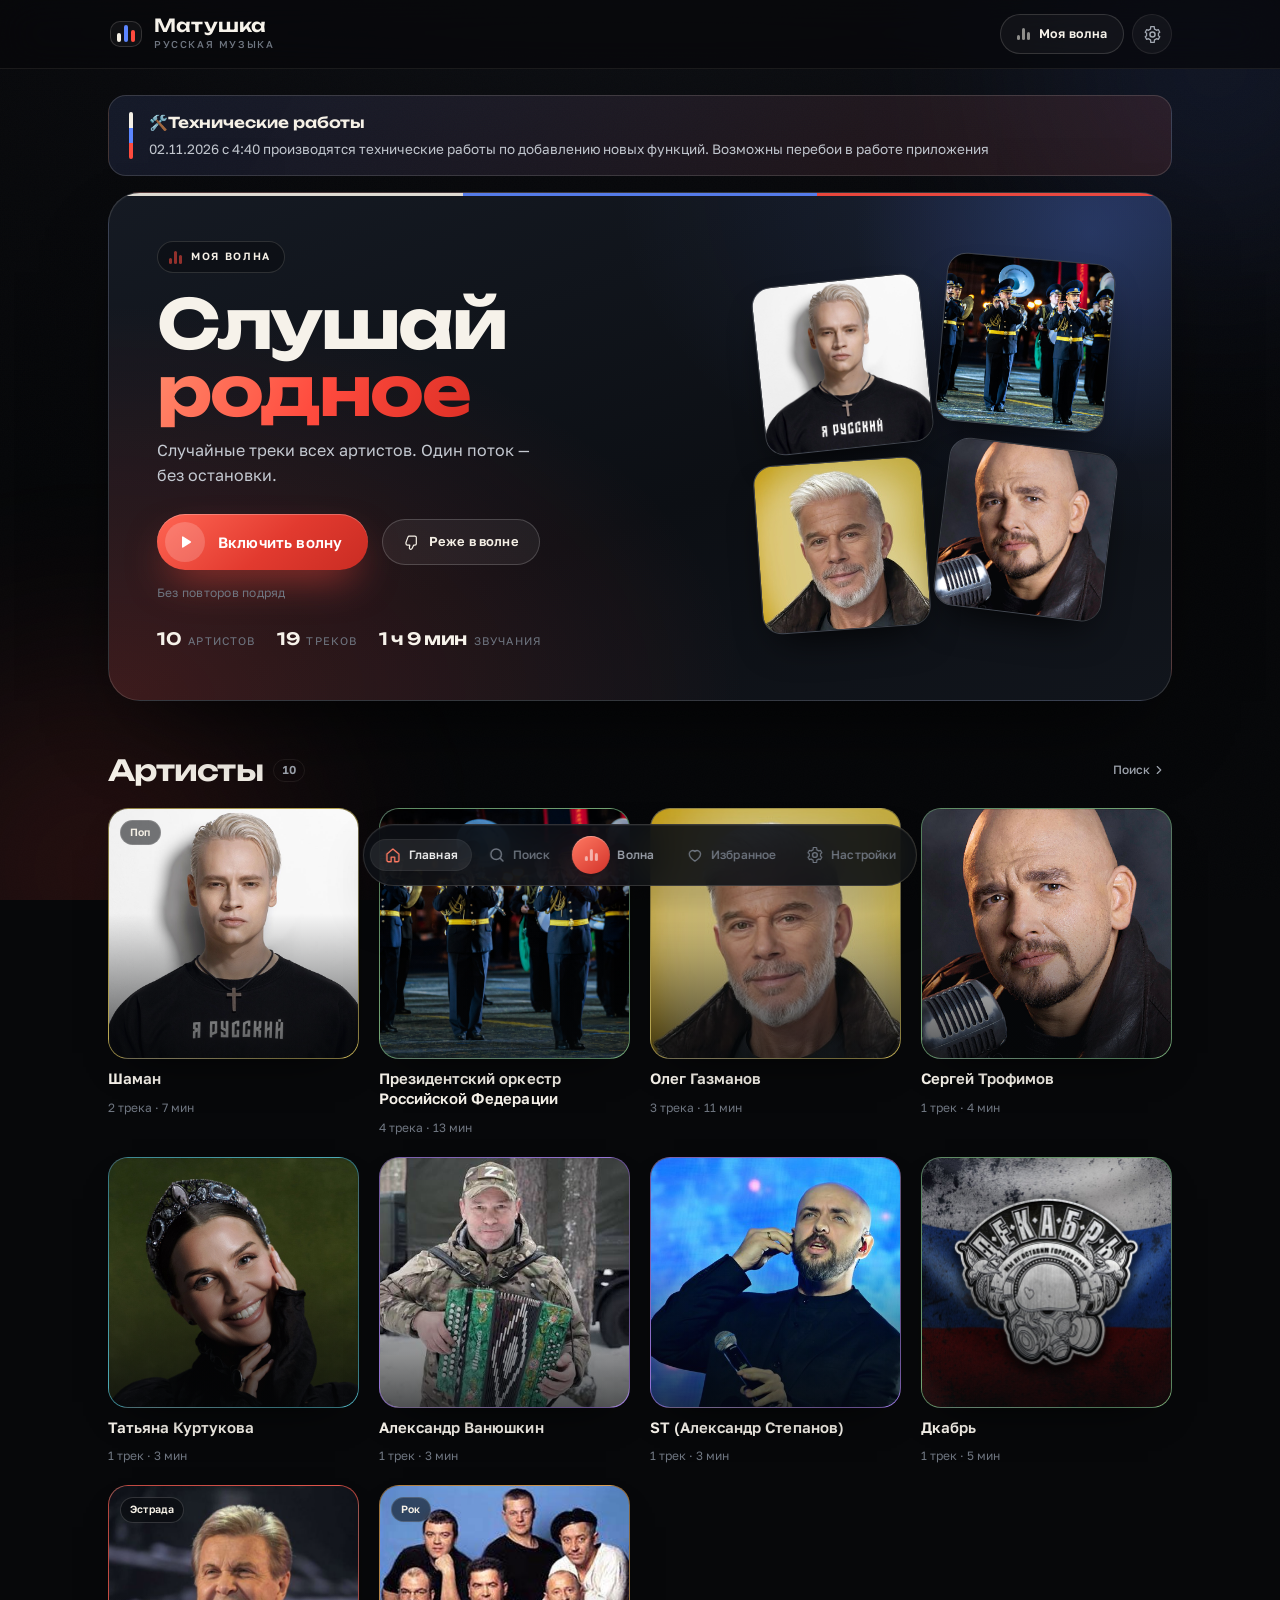
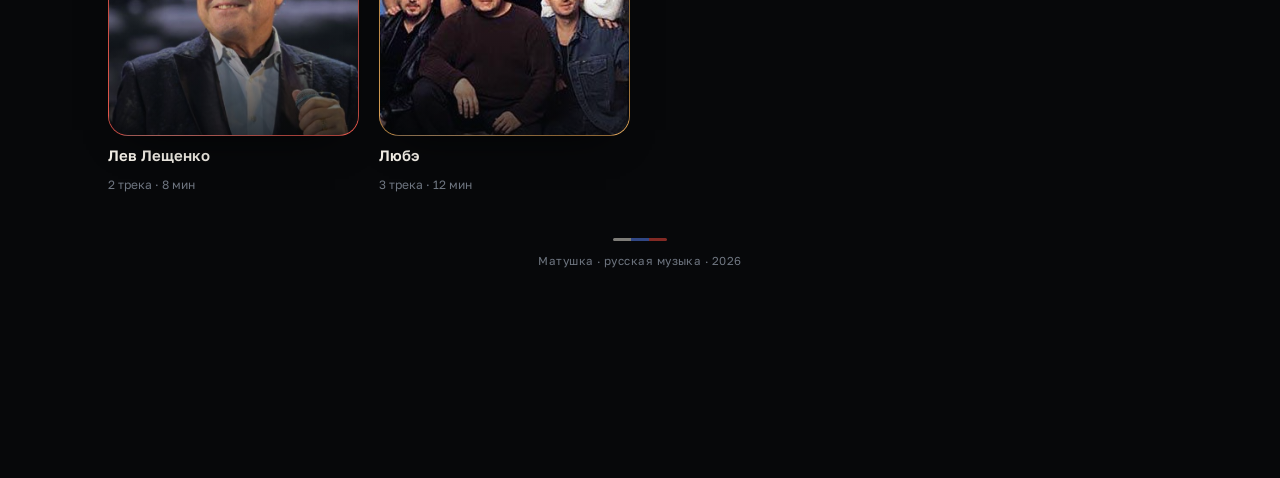
<file: index.html>
<!doctype html>
<html lang="ru">
<head>
  <meta charset="utf-8">
  <meta name="viewport" content="width=device-width, initial-scale=1, viewport-fit=cover">
  <meta name="theme-color" content="#07080a">
  <meta name="color-scheme" content="dark">
  <meta name="description" content="Матушка — национальный музыкальный плеер. Моя волна, артисты и их треки.">
  <meta name="apple-mobile-web-app-capable" content="yes">
  <meta name="mobile-web-app-capable" content="yes">
  <meta name="apple-mobile-web-app-status-bar-style" content="black-translucent">
  <meta name="apple-mobile-web-app-title" content="Матушка">
  <meta name="format-detection" content="telephone=no">
  <title>Матушка — русская музыка</title>

  <link rel="icon" href="img/icon.svg" type="image/svg+xml">
  <link rel="manifest" href="manifest.webmanifest">
  <link rel="apple-touch-icon" href="img/icon.svg">

  <link rel="preconnect" href="https://fonts.googleapis.com">
  <link rel="preconnect" href="https://fonts.gstatic.com" crossorigin>
  <link href="https://fonts.googleapis.com/css2?family=Golos+Text:wght@400;500;600;700&family=Unbounded:wght@500;600;700&display=swap" rel="stylesheet">

  <script>
    // Тема применяется до отрисовки — без вспышки светлого фона.
    (function () {
      try {
        var s = JSON.parse(localStorage.getItem("matushka:settings") || "{}");
        var theme = s.theme === "light"
          ? "light"
          : s.theme === "system"
            ? (window.matchMedia("(prefers-color-scheme: light)").matches ? "light" : "dark")
            : "dark";
        var root = document.documentElement;
        root.dataset.theme = theme;
        root.dataset.accent = s.accent || "red";
        root.dataset.motion = s.motion || "auto";
        root.dataset.density = s.density || "comfortable";
        root.dataset.ambient = s.ambient === false ? "off" : "on";
        root.style.colorScheme = theme;
      } catch (e) {}
    })();
  </script>

  <link rel="stylesheet" href="css/style.css?v=20261108">
</head>
<body>
  <a class="skip-link" href="#view">Перейти к содержимому</a>

  <div class="ambient" aria-hidden="true">
    <span class="ambient__glow ambient__glow--red"></span>
    <span class="ambient__glow ambient__glow--blue"></span>
    <span class="ambient__grain"></span>
  </div>

  <header class="topbar">
    <div class="topbar__inner">
      <a class="brand" href="#/" aria-label="Матушка — на главную">
        <span class="brand__mark" aria-hidden="true">
          <span></span><span></span><span></span>
        </span>
        <span class="brand__text">
          <span class="brand__word">Матушка</span>
          <span class="brand__sub">русская музыка</span>
        </span>
      </a>

      <div class="topbar__actions">
        <button class="wave-pill" id="top-wave" type="button" title="Моя волна"
                aria-label="Включить мою волну" aria-pressed="false">
          <span class="eq" aria-hidden="true"><span></span><span></span><span></span></span>
          <span class="wave-pill__text">Моя волна</span>
        </button>

        <a class="topbar__gear" href="#/settings" aria-label="Настройки" title="Настройки">
          <svg viewBox="0 0 24 24" aria-hidden="true">
            <circle cx="12" cy="12" r="3.2" fill="none" stroke="currentColor" stroke-width="1.9"/>
            <path d="M19.4 13.5a7.7 7.7 0 0 0 0-3l1.8-1.4-1.9-3.3-2.2.9a7.8 7.8 0 0 0-2.6-1.5L14.2 2h-4.4L9.5 5.2a7.8 7.8 0 0 0-2.6 1.5l-2.2-.9L2.8 9.1l1.8 1.4a7.7 7.7 0 0 0 0 3l-1.8 1.4 1.9 3.3 2.2-.9a7.8 7.8 0 0 0 2.6 1.5l.3 3.2h4.4l.3-3.2a7.8 7.8 0 0 0 2.6-1.5l2.2.9 1.9-3.3-1.8-1.4Z"
                  fill="none" stroke="currentColor" stroke-width="1.6" stroke-linejoin="round"/>
          </svg>
        </a>
      </div>
    </div>
  </header>

  <div class="page">
    <main class="view" id="view" tabindex="-1">
      <div class="skeleton" aria-hidden="true">
        <div class="skeleton__hero"></div>
        <div class="skeleton__line"></div>
        <div class="skeleton__grid">
          <span></span><span></span><span></span><span></span>
        </div>
      </div>
    </main>

    <footer class="footer">
      <span class="footer__flag" aria-hidden="true"></span>
      <p>Матушка · русская музыка · 2026</p>
    </footer>
  </div>

  <nav class="dock" aria-label="Основная навигация">
    <div class="dock__inner">
      <a class="dock__item" href="#/" data-dock="home">
        <span class="dock__icon" aria-hidden="true">
          <svg viewBox="0 0 24 24">
            <path d="M4 10.6 12 4l8 6.6V19a2 2 0 0 1-2 2h-3.6v-6.2H9.6V21H6a2 2 0 0 1-2-2v-8.4Z"
                  fill="none" stroke="currentColor" stroke-width="1.8"
                  stroke-linecap="round" stroke-linejoin="round"/>
          </svg>
        </span>
        <span class="dock__label">Главная</span>
      </a>

      <a class="dock__item" href="#/search" data-dock="search">
        <span class="dock__icon" aria-hidden="true">
          <svg viewBox="0 0 24 24">
            <circle cx="11" cy="11" r="7" fill="none" stroke="currentColor" stroke-width="2"/>
            <path d="m20 20-3.6-3.6" fill="none" stroke="currentColor" stroke-width="2" stroke-linecap="round"/>
          </svg>
        </span>
        <span class="dock__label">Поиск</span>
      </a>

      <button class="dock__wave" id="dock-wave" type="button"
              aria-label="Включить мою волну" aria-pressed="false">
        <span class="dock__orb" aria-hidden="true">
          <span class="eq"><span></span><span></span><span></span></span>
        </span>
        <span class="dock__label">Волна</span>
      </button>

      <a class="dock__item" href="#/favorites" data-dock="favorites">
        <span class="dock__icon" aria-hidden="true">
          <svg viewBox="0 0 24 24">
            <path d="M12 20.2s-7.5-4.6-7.5-9.8A4.4 4.4 0 0 1 12 7.4a4.4 4.4 0 0 1 7.5 3c0 5.2-7.5 9.8-7.5 9.8Z"
                  fill="none" stroke="currentColor" stroke-width="1.8" stroke-linejoin="round"/>
          </svg>
        </span>
        <span class="dock__label">Избранное</span>
        <span class="dock__badge" id="dock-fav-count" hidden>0</span>
      </a>

      <a class="dock__item" href="#/settings" data-dock="settings">
        <span class="dock__icon" aria-hidden="true">
          <svg viewBox="0 0 24 24">
            <circle cx="12" cy="12" r="3.2" fill="none" stroke="currentColor" stroke-width="1.9"/>
            <path d="M19.4 13.5a7.7 7.7 0 0 0 0-3l1.8-1.4-1.9-3.3-2.2.9a7.8 7.8 0 0 0-2.6-1.5L14.2 2h-4.4L9.5 5.2a7.8 7.8 0 0 0-2.6 1.5l-2.2-.9L2.8 9.1l1.8 1.4a7.7 7.7 0 0 0 0 3l-1.8 1.4 1.9 3.3 2.2-.9a7.8 7.8 0 0 0 2.6 1.5l.3 3.2h4.4l.3-3.2a7.8 7.8 0 0 0 2.6-1.5l2.2.9 1.9-3.3-1.8-1.4Z"
                  fill="none" stroke="currentColor" stroke-width="1.6" stroke-linejoin="round"/>
          </svg>
        </span>
        <span class="dock__label">Настройки</span>
      </a>
    </div>
  </nav>

  <div class="player" id="player" hidden>
    <div class="player__backdrop" aria-hidden="true"></div>

    <div class="player__panel">
      <button class="player__close" id="player-close" type="button" aria-label="Свернуть плеер">
        <svg viewBox="0 0 24 24" aria-hidden="true">
          <path d="m6 9 6 6 6-6" fill="none" stroke="currentColor" stroke-width="2" stroke-linecap="round" stroke-linejoin="round"/>
        </svg>
      </button>

      <button class="player__art" id="player-art" type="button"
              aria-label="Открыть плеер" aria-expanded="false">
        <span class="player__art-letter" id="player-art-letter">М</span>
        <img class="player__art-img" id="player-art-img" alt="" decoding="async" hidden>
      </button>

      <div class="player__meta">
        <div class="player__title" id="player-title">—</div>
        <div class="player__artist" id="player-artist">—</div>
      </div>

      <div class="player__controls">
        <button class="icon-btn" id="prev" type="button" aria-label="Предыдущий трек">
          <svg viewBox="0 0 24 24" aria-hidden="true">
            <path d="M6 5v14M20 5.5v13a1 1 0 0 1-1.55.83L9 13.83a1 1 0 0 1 0-1.66l9.45-5.5A1 1 0 0 1 20 5.5Z" fill="none" stroke="currentColor" stroke-width="2" stroke-linecap="round" stroke-linejoin="round"/>
          </svg>
        </button>

        <button class="icon-btn icon-btn--play" id="toggle" type="button" aria-label="Играть">
          <svg class="i-play" viewBox="0 0 24 24" aria-hidden="true">
            <path d="M8 5.5v13a1 1 0 0 0 1.53.85l10-6.5a1 1 0 0 0 0-1.7l-10-6.5A1 1 0 0 0 8 5.5Z" fill="currentColor"/>
          </svg>
          <svg class="i-pause" viewBox="0 0 24 24" aria-hidden="true">
            <path d="M7 5h3.2a1 1 0 0 1 1 1v12a1 1 0 0 1-1 1H7a1 1 0 0 1-1-1V6a1 1 0 0 1 1-1Zm6.8 0H17a1 1 0 0 1 1 1v12a1 1 0 0 1-1 1h-3.2a1 1 0 0 1-1-1V6a1 1 0 0 1 1-1Z" fill="currentColor"/>
          </svg>
        </button>

        <button class="icon-btn" id="next" type="button" aria-label="Следующий трек">
          <svg viewBox="0 0 24 24" aria-hidden="true">
            <path d="M18 5v14M4 5.5v13a1 1 0 0 0 1.55.83L15 13.83a1 1 0 0 0 0-1.66L5.55 4.67A1 1 0 0 0 4 5.5Z" fill="none" stroke="currentColor" stroke-width="2" stroke-linecap="round" stroke-linejoin="round"/>
          </svg>
        </button>

        <button class="icon-btn player__extra" id="player-fav" type="button"
                aria-pressed="false" aria-label="В избранное">
          <svg viewBox="0 0 24 24" aria-hidden="true">
            <path d="M12 20.2s-7.5-4.6-7.5-9.8A4.4 4.4 0 0 1 12 7.4a4.4 4.4 0 0 1 7.5 3c0 5.2-7.5 9.8-7.5 9.8Z"
                  fill="none" stroke="currentColor" stroke-width="1.8" stroke-linejoin="round"/>
          </svg>
        </button>

        <button class="icon-btn player__extra" id="queue-btn" type="button"
                aria-expanded="false" aria-controls="queue" aria-label="Очередь">
          <svg viewBox="0 0 24 24" aria-hidden="true">
            <path d="M4 7h16M4 12h16M4 17h10" fill="none" stroke="currentColor"
                  stroke-width="2" stroke-linecap="round"/>
          </svg>
        </button>
      </div>

      <div class="player__timeline">
        <span class="player__time" id="time-current">0:00</span>
        <div class="player__seek">
          <input type="range" id="seek" min="0" max="1000" step="1" value="0"
                 aria-label="Позиция трека">
        </div>
        <span class="player__time" id="time-total">0:00</span>
      </div>

      <div class="player__volume">
        <button class="player__mute" id="mute" type="button" aria-label="Выключить звук" aria-pressed="false">
          <svg class="i-vol" viewBox="0 0 24 24" aria-hidden="true">
            <path d="M4 9.5h3.2L12 5.6v12.8L7.2 14.5H4z" fill="currentColor"/>
            <path d="M15.5 8.6a5 5 0 0 1 0 6.8M18 6a8.5 8.5 0 0 1 0 12" fill="none" stroke="currentColor" stroke-width="2" stroke-linecap="round"/>
          </svg>
          <svg class="i-mute" viewBox="0 0 24 24" aria-hidden="true">
            <path d="M4 9.5h3.2L12 5.6v12.8L7.2 14.5H4z" fill="currentColor"/>
            <path d="m16 9 5 6M21 9l-5 6" fill="none" stroke="currentColor" stroke-width="2" stroke-linecap="round"/>
          </svg>
        </button>
        <input class="player__volume-range" id="volume" type="range"
               min="0" max="1" step="0.01" value="1" aria-label="Громкость">
      </div>

      <div class="player__tools">
        <button class="player__tool" id="dislike-btn" type="button" disabled
                title="Реже показывать этот трек в волне">
          <svg viewBox="0 0 24 24" aria-hidden="true">
            <path d="M16.2 3H8.9a2 2 0 0 0-1.9 1.4L4.2 12v1.6a2 2 0 0 0 2 2h3.4l-.6 3.8A2 2 0 0 0 11 21.6a2 2 0 0 0 1.8-1.1l2.4-4.9h1.6a2 2 0 0 0 2-2V5a2 2 0 0 0-2-2Z"
                  fill="none" stroke="currentColor" stroke-width="1.7" stroke-linejoin="round"/>
          </svg>
          <span>Реже в волне</span>
        </button>

        <button class="player__tool" id="sleep-btn" type="button"
                aria-haspopup="dialog" aria-controls="sleep" aria-expanded="false">
          <svg viewBox="0 0 24 24" aria-hidden="true">
            <path d="M20 14.2A8.2 8.2 0 0 1 9.8 4a8.4 8.4 0 1 0 10.2 10.2Z"
                  fill="none" stroke="currentColor" stroke-width="1.8"
                  stroke-linecap="round" stroke-linejoin="round"/>
          </svg>
          <span id="sleep-label">Таймер сна</span>
        </button>

        <button class="player__tool" id="share-btn" type="button">
          <svg viewBox="0 0 24 24" aria-hidden="true">
            <path d="M12 15V4m0 0L8.5 7.5M12 4l3.5 3.5M5 13v5.5A1.5 1.5 0 0 0 6.5 20h11a1.5 1.5 0 0 0 1.5-1.5V13"
                  fill="none" stroke="currentColor" stroke-width="1.8"
                  stroke-linecap="round" stroke-linejoin="round"/>
          </svg>
          <span>Поделиться</span>
        </button>
      </div>
    </div>
  </div>

  <div class="queue" id="queue" hidden aria-label="Очередь треков">
    <div class="queue__head">
      <div class="queue__heading">
        <strong>Далее</strong>
        <span class="queue__mode" id="queue-mode">Моя волна</span>
      </div>
      <button class="queue__close" id="queue-close" type="button" aria-label="Закрыть очередь">
        <svg viewBox="0 0 24 24" aria-hidden="true">
          <path d="m6 6 12 12M18 6 6 18" fill="none" stroke="currentColor"
                stroke-width="2" stroke-linecap="round"/>
        </svg>
      </button>
    </div>
    <ol class="queue__list" id="queue-list"></ol>
  </div>

  <div class="sheet" id="sleep" hidden>
    <div class="sheet__panel" role="dialog" aria-modal="true" aria-labelledby="sleep-title">
      <div class="sheet__head">
        <h2 class="sheet__title" id="sleep-title">Таймер сна</h2>
        <button class="sheet__close" id="sleep-close" type="button" aria-label="Закрыть таймер сна">
          <svg viewBox="0 0 24 24" aria-hidden="true">
            <path d="m6 6 12 12M18 6 6 18" fill="none" stroke="currentColor"
                  stroke-width="2" stroke-linecap="round"/>
          </svg>
        </button>
      </div>

      <p class="sheet__text">Музыка выключится сама — можно спокойно засыпать.</p>

      <div class="sheet__options" id="sleep-options">
        <button class="sheet__option" type="button" data-sleep="0">Выкл</button>
        <button class="sheet__option" type="button" data-sleep="15">15 минут</button>
        <button class="sheet__option" type="button" data-sleep="30">30 минут</button>
        <button class="sheet__option" type="button" data-sleep="45">45 минут</button>
        <button class="sheet__option" type="button" data-sleep="60">1 час</button>
        <button class="sheet__option" type="button" data-sleep="90">1,5 часа</button>
      </div>

      <p class="sheet__status" id="sleep-status" hidden></p>
    </div>
  </div>

  <div class="toast" id="toast" role="status" aria-live="polite"></div>
  <div class="sr-only" id="live" role="status" aria-live="polite"></div>

  <noscript>
    <div class="noscript">Для прослушивания музыки включите JavaScript в браузере.</div>
  </noscript>

  <script type="module" src="js/app.js?v=20261108"></script>
</body>
</html>
</file>
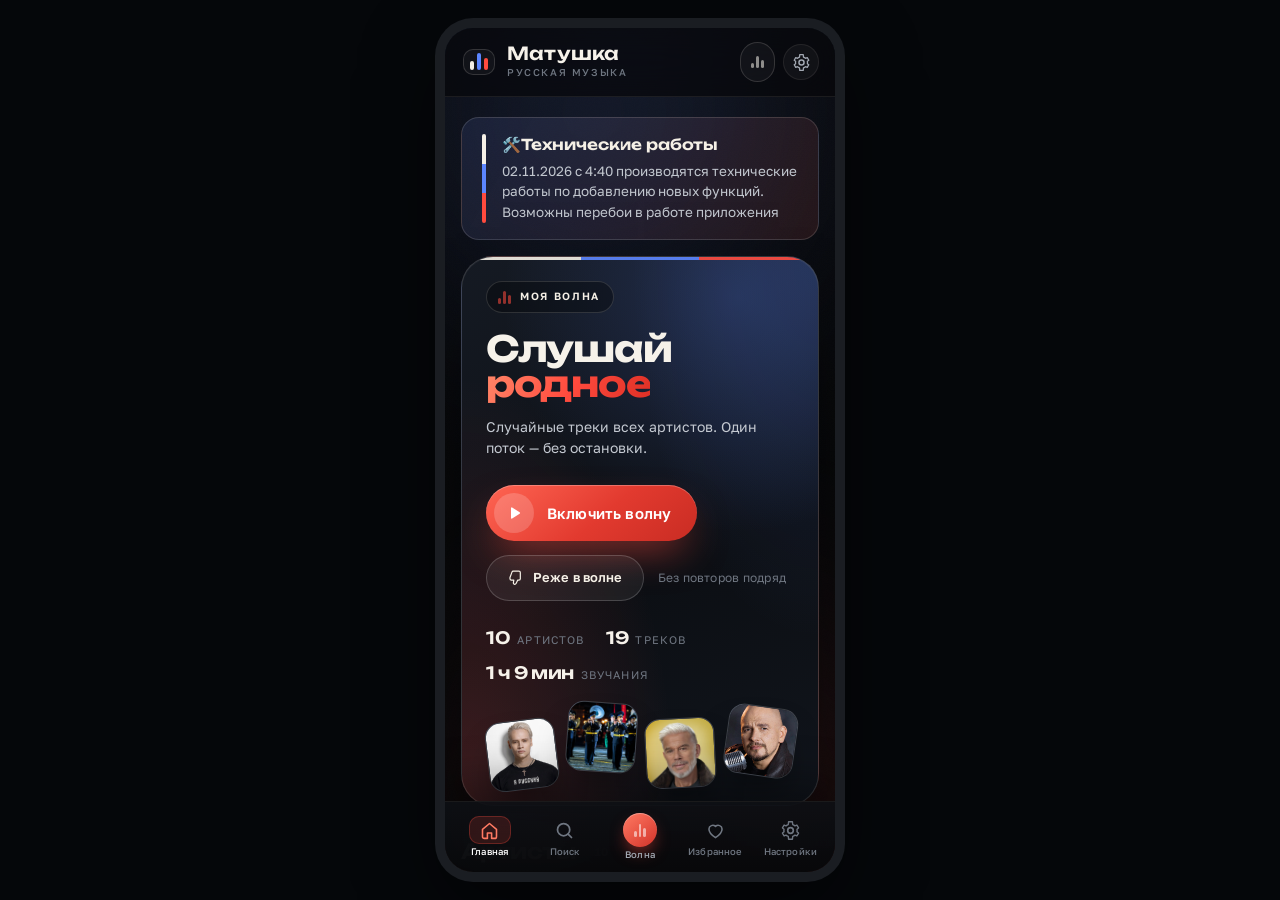
<file: tools/mobile-preview.html>
<!doctype html>
<html lang="ru">
<head>
  <meta charset="utf-8">
  <title>Матушка — мобильный предпросмотр</title>
  <style>
    body { margin: 0; min-height: 100vh; background: #05070a; display: grid; place-items: center; font-family: sans-serif; }
    .phone { width: 390px; height: 844px; border: 0; border-radius: 28px; background: #0c0e11; box-shadow: 0 0 0 10px #1a1d22, 0 30px 80px rgba(0,0,0,.6); }
  </style>
</head>
<body>
  <iframe class="phone" id="phone" src="../index.html" title="Мобильная версия"></iframe>
</body>
</html>
</file>
<file: css/style.css>
/* ============================================================
   Матушка — оформление
   Тёмная сцена, тёплый кремовый текст, триколор как акцент.
   ============================================================ */

:root {
  --bg: #07080a;
  --bg-soft: #0b0d11;
  --surface: #101318;
  --surface-2: #151920;
  --surface-3: #1b2029;
  --line: rgba(244, 239, 230, 0.08);
  --line-strong: rgba(244, 239, 230, 0.15);
  --text: #f6f2ea;
  --muted: #a2a8b2;
  --dim: #6f7681;
  --red: #ff4b3e;
  --red-bright: #ff7a63;
  --red-deep: #d3332a;
  --blue: #5c86ff;
  --cream: #f5f0e6;

  --radius-xl: 32px;
  --radius-lg: 24px;
  --radius-md: 18px;
  --radius-sm: 12px;

  --page: 1120px;
  --gutter: clamp(16px, 4vw, 28px);
  --player-space: 108px;
  --dock-space: calc(64px + env(safe-area-inset-bottom, 0px));
  --ease: cubic-bezier(0.22, 0.61, 0.36, 1);

  --font-body: "Golos Text", "Segoe UI", system-ui, -apple-system, Arial, sans-serif;
  --font-display: "Unbounded", "Golos Text", "Segoe UI", system-ui, sans-serif;
}

* {
  box-sizing: border-box;
}

html {
  -webkit-text-size-adjust: 100%;
  scroll-behavior: smooth;
}

body {
  margin: 0;
  min-height: 100svh;
  background: var(--bg);
  color: var(--text);
  font-family: var(--font-body);
  font-size: 15px;
  line-height: 1.5;
  -webkit-font-smoothing: antialiased;
  -webkit-tap-highlight-color: transparent;
  overflow-x: hidden;
}

body.player-open {
  overflow: hidden;
}

::selection {
  background: rgba(255, 75, 62, 0.42);
  color: #fff;
}

img,
svg {
  display: block;
  max-width: 100%;
}

button,
input {
  font: inherit;
  color: inherit;
}

button {
  cursor: pointer;
}

a {
  color: inherit;
  text-decoration: none;
}

:focus-visible {
  outline: 2px solid var(--blue);
  outline-offset: 3px;
  border-radius: 10px;
}

/* ---------- Фон ---------- */

.ambient {
  position: fixed;
  inset: 0;
  z-index: -1;
  overflow: hidden;
  pointer-events: none;
  background:
    radial-gradient(120% 85% at 50% -25%, #12161d 0%, #08090c 52%, #050608 100%);
}

.ambient__glow {
  position: absolute;
  width: 640px;
  height: 640px;
  border-radius: 50%;
  filter: blur(90px);
  opacity: 0.5;
  animation: glow-float 24s ease-in-out infinite alternate;
}

.ambient__glow--red {
  left: -18%;
  bottom: -32%;
  background: radial-gradient(circle, rgba(255, 75, 62, 0.34), transparent 66%);
}

.ambient__glow--blue {
  right: -20%;
  top: -28%;
  background: radial-gradient(circle, rgba(92, 134, 255, 0.3), transparent 66%);
  animation-delay: -9s;
  animation-duration: 30s;
}

.ambient__grain {
  position: absolute;
  inset: 0;
  opacity: 0.035;
  background-image: url("data:image/svg+xml,%3Csvg xmlns='http://www.w3.org/2000/svg' width='160' height='160'%3E%3Cfilter id='n'%3E%3CfeTurbulence type='fractalNoise' baseFrequency='.85' numOctaves='2'/%3E%3C/filter%3E%3Crect width='160' height='160' filter='url(%23n)' opacity='.55'/%3E%3C/svg%3E");
  background-size: 160px 160px;
}

@keyframes glow-float {
  from {
    transform: translate3d(0, 0, 0) scale(1);
  }
  to {
    transform: translate3d(4%, -6%, 0) scale(1.12);
  }
}

/* ---------- Каркас ---------- */

.page {
  width: 100%;
  max-width: var(--page);
  margin: 0 auto;
  padding: 0 var(--gutter);
}

.topbar {
  position: sticky;
  top: 0;
  z-index: 40;
  background: rgba(7, 8, 10, 0.72);
  border-bottom: 1px solid var(--line);
  backdrop-filter: blur(20px) saturate(1.3);
  -webkit-backdrop-filter: blur(20px) saturate(1.3);
}

.topbar__inner {
  display: flex;
  align-items: center;
  justify-content: space-between;
  gap: 14px;
  width: 100%;
  max-width: var(--page);
  height: 68px;
  margin: 0 auto;
  padding: 0 var(--gutter);
}

.brand {
  display: inline-flex;
  align-items: center;
  gap: 12px;
  padding: 4px 2px;
  border-radius: 14px;
}

.brand__mark {
  display: flex;
  align-items: flex-end;
  gap: 3px;
  height: 26px;
  padding: 4px 6px;
  border: 1px solid var(--line-strong);
  border-radius: 10px;
  background: rgba(255, 255, 255, 0.04);
}

.brand__mark span {
  width: 4px;
  border-radius: 4px;
}

.brand__mark span:nth-child(1) {
  height: 9px;
  background: var(--cream);
}

.brand__mark span:nth-child(2) {
  height: 17px;
  background: var(--blue);
}

.brand__mark span:nth-child(3) {
  height: 12px;
  background: var(--red);
}

.brand__text {
  display: flex;
  flex-direction: column;
  gap: 1px;
}

.brand__word {
  font-family: var(--font-display);
  font-size: 18px;
  font-weight: 600;
  line-height: 1.1;
  letter-spacing: 0.01em;
}

.brand__sub {
  color: var(--dim);
  font-size: 10px;
  font-weight: 500;
  letter-spacing: 0.16em;
  text-transform: uppercase;
}

.wave-pill {
  display: inline-flex;
  align-items: center;
  gap: 9px;
  height: 40px;
  padding: 0 16px;
  border: 1px solid var(--line-strong);
  border-radius: 999px;
  background: rgba(255, 255, 255, 0.04);
  color: var(--text);
  font-size: 12.5px;
  font-weight: 600;
  letter-spacing: 0.02em;
  transition: background 0.2s, border-color 0.2s, color 0.2s, box-shadow 0.2s;
}

.wave-pill:hover {
  background: rgba(255, 255, 255, 0.08);
}

.wave-pill.is-active {
  color: #fff;
  border-color: rgba(255, 75, 62, 0.45);
  background: linear-gradient(140deg, rgba(255, 75, 62, 0.24), rgba(255, 75, 62, 0.08));
  box-shadow: 0 8px 26px rgba(255, 75, 62, 0.2);
}

.wave-pill .eq {
  height: 12px;
}

.wave-pill .eq span {
  background: currentColor;
}

.view {
  padding: 20px 0 0;
  outline: none;
}

.screen {
  animation: screen-in 0.32s var(--ease) both;
}

@keyframes screen-in {
  from {
    opacity: 0;
    transform: translateY(10px);
  }
  to {
    opacity: 1;
    transform: none;
  }
}

.footer {
  display: flex;
  flex-direction: column;
  align-items: center;
  gap: 12px;
  padding: 44px 0 calc(var(--player-space) + var(--dock-space) + 16px);
  color: var(--dim);
  font-size: 11.5px;
  letter-spacing: 0.04em;
  text-align: center;
}

.footer p {
  margin: 0;
}

.footer__flag {
  width: 54px;
  height: 3px;
  border-radius: 3px;
  background: linear-gradient(
    90deg,
    var(--cream) 0 33.33%,
    var(--blue) 33.33% 66.66%,
    var(--red) 66.66% 100%
  );
  opacity: 0.5;
}

.skip-link {
  position: absolute;
  left: 12px;
  top: -60px;
  z-index: 100;
  padding: 10px 16px;
  border-radius: 12px;
  background: var(--cream);
  color: #07080a;
  font-weight: 600;
  transition: top 0.2s ease;
}

.skip-link:focus {
  top: 12px;
}

/* ---------- Эквалайзер ---------- */

.eq {
  display: inline-flex;
  align-items: flex-end;
  gap: 2px;
  height: 13px;
}

.eq span {
  width: 3px;
  height: 100%;
  border-radius: 2px;
  background: var(--red);
  transform-origin: bottom;
  animation: eq-bounce 0.9s ease-in-out infinite alternate;
}

.eq span:nth-child(1) {
  height: 42%;
  animation-delay: -0.35s;
}

.eq span:nth-child(2) {
  height: 100%;
  animation-delay: -0.1s;
}

.eq span:nth-child(3) {
  height: 64%;
  animation-delay: -0.6s;
}

@keyframes eq-bounce {
  from {
    transform: scaleY(0.3);
  }
  to {
    transform: scaleY(1);
  }
}

body:not(.is-playing) .eq span {
  animation-play-state: paused;
  opacity: 0.55;
}

/* ---------- Главная: «Моя волна» ---------- */

.hero {
  position: relative;
  display: grid;
  gap: 26px;
  overflow: hidden;
  padding: clamp(24px, 4.4vw, 48px);
  border: 1px solid var(--line-strong);
  border-radius: var(--radius-xl);
  background:
    radial-gradient(90% 120% at 100% 0%, rgba(92, 134, 255, 0.16), transparent 58%),
    radial-gradient(100% 130% at 0% 100%, rgba(255, 75, 62, 0.2), transparent 60%),
    linear-gradient(160deg, #151a23 0%, #0c0f14 58%, #11151c 100%);
  box-shadow:
    0 40px 90px -40px rgba(0, 0, 0, 0.9),
    inset 0 1px 0 rgba(255, 255, 255, 0.06);
  isolation: isolate;
}

.hero::before {
  content: "";
  position: absolute;
  top: 0;
  left: 0;
  right: 0;
  height: 3px;
  z-index: 2;
  background: linear-gradient(
    90deg,
    var(--cream) 0 33.33%,
    var(--blue) 33.33% 66.66%,
    var(--red) 66.66% 100%
  );
  opacity: 0.9;
}

.hero::after {
  content: "";
  position: absolute;
  z-index: 0;
  width: 520px;
  height: 520px;
  right: -180px;
  top: -220px;
  border-radius: 50%;
  background: radial-gradient(circle, rgba(92, 134, 255, 0.22), transparent 64%);
  pointer-events: none;
}

.hero__content {
  position: relative;
  z-index: 2;
  display: flex;
  flex-direction: column;
  align-items: flex-start;
  min-width: 0;
}

.hero__eyebrow {
  display: inline-flex;
  align-items: center;
  gap: 9px;
  padding: 7px 13px 7px 11px;
  border: 1px solid rgba(244, 239, 230, 0.14);
  border-radius: 999px;
  background: rgba(7, 8, 10, 0.42);
  color: var(--cream);
  font-size: 10.5px;
  font-weight: 600;
  letter-spacing: 0.16em;
  text-transform: uppercase;
}

.hero__title {
  margin: 18px 0 14px;
  font-family: var(--font-display);
  font-size: clamp(36px, 6.4vw, 68px);
  font-weight: 700;
  line-height: 0.98;
  letter-spacing: -0.035em;
  text-wrap: balance;
}

.hero__title em {
  font-style: normal;
  background: linear-gradient(115deg, #ff8a6b 0%, #ff4b3e 52%, #dd2f25 100%);
  -webkit-background-clip: text;
  background-clip: text;
  color: transparent;
}

.hero__text {
  max-width: 40ch;
  margin: 0;
  color: #c4c9d1;
  font-size: clamp(14px, 1.3vw, 16px);
  line-height: 1.55;
}

.hero__actions {
  display: flex;
  flex-wrap: wrap;
  align-items: center;
  gap: 14px;
  margin-top: 26px;
}

.hero__btn {
  display: inline-flex;
  align-items: center;
  gap: 13px;
  max-width: 100%;
  height: 56px;
  padding: 0 26px 0 8px;
  border: 0;
  border-radius: 999px;
  background: linear-gradient(140deg, #ff6553 0%, #e23a2f 55%, #c92c23 100%);
  color: #fff;
  font-size: 15px;
  font-weight: 600;
  letter-spacing: 0.01em;
  box-shadow:
    0 18px 40px -12px rgba(255, 75, 62, 0.6),
    inset 0 1px 0 rgba(255, 255, 255, 0.25);
  transition: transform 0.2s var(--ease), box-shadow 0.2s, filter 0.2s;
}

.hero__btn:hover {
  transform: translateY(-2px);
  filter: brightness(1.04);
  box-shadow:
    0 24px 50px -12px rgba(255, 75, 62, 0.7),
    inset 0 1px 0 rgba(255, 255, 255, 0.28);
}

.hero__btn:active {
  transform: translateY(0) scale(0.99);
}

.hero__btn-icon {
  display: grid;
  place-items: center;
  width: 40px;
  height: 40px;
  border-radius: 50%;
  background: rgba(255, 255, 255, 0.18);
}

.hero__btn-icon svg {
  width: 18px;
  height: 18px;
}

.hero__btn .i-pause,
.hero.is-live .hero__btn .i-play {
  display: none;
}

.hero.is-live .hero__btn .i-pause {
  display: block;
}

.hero__hint {
  color: var(--dim);
  font-size: 12px;
  letter-spacing: 0.02em;
}

.hero__stats {
  display: flex;
  flex-wrap: wrap;
  gap: 10px 22px;
  margin-top: 24px;
}

.hero__stat {
  display: flex;
  align-items: baseline;
  gap: 7px;
}

.hero__stat strong {
  font-family: var(--font-display);
  font-size: 17px;
  font-weight: 600;
  letter-spacing: -0.02em;
}

.hero__stat span {
  color: var(--dim);
  font-size: 11px;
  letter-spacing: 0.1em;
  text-transform: uppercase;
}

.hero__now {
  display: flex;
  align-items: center;
  gap: 8px;
  min-height: 20px;
  margin: 16px 0 0;
  color: var(--muted);
  font-size: 12.5px;
  line-height: 1.4;
}

.hero__now strong {
  color: var(--cream);
  font-weight: 600;
}

.hero__now:empty {
  display: none;
}

.hero__collage {
  position: relative;
  z-index: 1;
  display: flex;
  gap: 10px;
  align-items: center;
  justify-content: center;
  min-width: 0;
}

.hero__shot {
  position: relative;
  flex: 0 1 74px;
  min-width: 0;
  aspect-ratio: 1;
  overflow: hidden;
  border: 1px solid rgba(255, 255, 255, 0.16);
  border-radius: 16px;
  background: linear-gradient(145deg, #232936, #101318);
  box-shadow: 0 20px 40px -18px rgba(0, 0, 0, 0.9);
  transform: rotate(var(--r, 0deg)) translateY(var(--y, 0));
  transition: transform 0.4s var(--ease);
}

.hero__shot img {
  width: 100%;
  height: 100%;
  object-fit: cover;
}

.hero__shot:nth-child(1) {
  --r: -7deg;
  --y: 8px;
}

.hero__shot:nth-child(2) {
  --r: 4deg;
  --y: -10px;
}

.hero__shot:nth-child(3) {
  --r: -3deg;
  --y: 6px;
}

.hero__shot:nth-child(4) {
  --r: 8deg;
  --y: -6px;
}

.hero.is-live .hero__shot {
  transform: rotate(var(--r, 0deg)) translateY(var(--y, 0)) scale(1.02);
}

/* ---------- Объявление ---------- */

.notice {
  display: flex;
  gap: 16px;
  margin-bottom: 16px;
  padding: 16px 20px;
  border: 1px solid var(--line-strong);
  border-radius: var(--radius-md);
  background:
    linear-gradient(120deg, rgba(92, 134, 255, 0.1), rgba(255, 75, 62, 0.09)),
    rgba(255, 255, 255, 0.02);
}

.notice__flag {
  flex: 0 0 auto;
  width: 4px;
  border-radius: 4px;
  background: linear-gradient(
    180deg,
    var(--cream) 0 33.33%,
    var(--blue) 33.33% 66.66%,
    var(--red) 66.66% 100%
  );
}

.notice__body {
  min-width: 0;
}

.notice__title {
  margin: 0 0 4px;
  font-family: var(--font-display);
  font-size: 15px;
  font-weight: 600;
  letter-spacing: -0.01em;
  color: var(--cream);
}

.notice__text {
  margin: 0;
  color: #c2c7cf;
  font-size: 13.5px;
  line-height: 1.55;
  white-space: pre-line;
}

/* ---------- Секции, поиск ---------- */

.section {
  margin-top: clamp(30px, 4vw, 48px);
}

.section__head {
  display: flex;
  align-items: center;
  justify-content: space-between;
  gap: 14px;
  margin-bottom: 16px;
}

.section__title {
  display: flex;
  align-items: center;
  gap: 10px;
  min-width: 0;
}

.section__head h2 {
  margin: 0;
  font-family: var(--font-display);
  font-size: clamp(21px, 2.6vw, 29px);
  font-weight: 600;
  letter-spacing: -0.025em;
}

.count {
  display: inline-grid;
  place-items: center;
  min-width: 26px;
  height: 23px;
  padding: 0 8px;
  border: 1px solid var(--line);
  border-radius: 999px;
  color: var(--muted);
  font-size: 11.5px;
  font-weight: 600;
  font-variant-numeric: tabular-nums;
}

.search {
  position: relative;
  display: block;
  margin: 0 0 18px;
}

.search svg {
  position: absolute;
  left: 17px;
  top: 50%;
  width: 17px;
  height: 17px;
  transform: translateY(-50%);
  color: var(--dim);
  pointer-events: none;
}

.search input {
  width: 100%;
  height: 52px;
  padding: 0 18px 0 47px;
  border: 1px solid var(--line);
  border-radius: 16px;
  background: rgba(255, 255, 255, 0.035);
  color: var(--text);
  font-size: 14px;
  outline: none;
  transition: border-color 0.2s, background 0.2s, box-shadow 0.2s;
}

.search input::placeholder {
  color: var(--dim);
}

.search input:focus {
  border-color: rgba(92, 134, 255, 0.55);
  background: rgba(255, 255, 255, 0.06);
  box-shadow: 0 0 0 4px rgba(92, 134, 255, 0.12);
}

/* ---------- Сетка артистов ---------- */

.artists {
  display: grid;
  grid-template-columns: repeat(auto-fill, minmax(128px, 1fr));
  gap: clamp(10px, 1.8vw, 20px);
}

.artist-card {
  display: flex;
  flex-direction: column;
  gap: 10px;
  min-width: 0;
  border-radius: var(--radius-md);
}

.artist-card[hidden] {
  display: none;
}

.artist-card__media {
  position: relative;
  display: block;
  aspect-ratio: 1;
  overflow: hidden;
  border: 1px solid var(--line);
  border-radius: 20px;
  background:
    radial-gradient(120% 120% at 20% 10%, rgba(255, 255, 255, 0.22), transparent 45%),
    linear-gradient(145deg, var(--c1, #6b2b28), var(--c2, #e2493f));
  box-shadow: 0 18px 40px -24px rgba(0, 0, 0, 0.9);
  isolation: isolate;
}

.artist-card__media::after {
  content: "";
  position: absolute;
  inset: 0;
  background: linear-gradient(180deg, transparent 42%, rgba(5, 7, 9, 0.78) 100%);
  opacity: 0.9;
}

.artist-card__initials {
  position: absolute;
  inset: 0;
  display: grid;
  place-items: center;
  color: rgba(255, 255, 255, 0.94);
  font-family: var(--font-display);
  font-size: clamp(26px, 4vw, 38px);
  font-weight: 600;
  letter-spacing: 0.02em;
  text-transform: uppercase;
  user-select: none;
}

.artist-card__img {
  position: absolute;
  inset: 0;
  width: 100%;
  height: 100%;
  object-fit: cover;
  object-position: center;
  transition: transform 0.55s var(--ease), filter 0.3s;
}

.artist-card:hover .artist-card__img {
  transform: scale(1.06);
}

.artist-card__badge {
  position: absolute;
  z-index: 2;
  left: 11px;
  top: 11px;
  padding: 4px 9px;
  border: 1px solid rgba(255, 255, 255, 0.16);
  border-radius: 999px;
  background: rgba(6, 8, 11, 0.55);
  color: var(--cream);
  font-size: 10.5px;
  font-weight: 600;
  letter-spacing: 0.02em;
  backdrop-filter: blur(8px);
  -webkit-backdrop-filter: blur(8px);
}

.artist-card__play {
  position: absolute;
  z-index: 2;
  right: 11px;
  bottom: 11px;
  display: grid;
  place-items: center;
  width: 42px;
  height: 42px;
  border: 1px solid rgba(255, 255, 255, 0.28);
  border-radius: 50%;
  background: rgba(255, 255, 255, 0.16);
  color: #fff;
  opacity: 0;
  transform: translateY(8px) scale(0.9);
  backdrop-filter: blur(10px);
  -webkit-backdrop-filter: blur(10px);
  transition: opacity 0.24s var(--ease), transform 0.24s var(--ease), background 0.2s;
}

.artist-card__play svg {
  width: 17px;
  height: 17px;
}

.artist-card:hover .artist-card__play,
.artist-card:focus-visible .artist-card__play {
  opacity: 1;
  transform: none;
}

.artist-card__name {
  display: -webkit-box;
  overflow: hidden;
  color: var(--text);
  font-size: 14.5px;
  font-weight: 600;
  line-height: 1.32;
  letter-spacing: 0.002em;
  -webkit-line-clamp: 2;
  -webkit-box-orient: vertical;
}

.artist-card__meta {
  overflow: hidden;
  color: var(--dim);
  font-size: 11.5px;
  white-space: nowrap;
  text-overflow: ellipsis;
}

.no-results {
  padding: 26px 18px;
  border: 1px dashed var(--line-strong);
  border-radius: var(--radius-md);
  color: var(--muted);
  font-size: 13.5px;
  text-align: center;
}

/* ---------- Страница артиста ---------- */

.back {
  display: inline-flex;
  align-items: center;
  gap: 7px;
  margin: 2px 0 16px;
  padding: 7px 4px;
  color: var(--muted);
  font-size: 13px;
  font-weight: 500;
  transition: color 0.2s;
}

.back:hover {
  color: var(--text);
}

.back svg {
  width: 16px;
  height: 16px;
}

.artist-head {
  position: relative;
  overflow: hidden;
  padding: clamp(20px, 4vw, 42px);
  border: 1px solid var(--line-strong);
  border-radius: var(--radius-xl);
  background:
    radial-gradient(90% 120% at 92% 0%, rgba(255, 75, 62, 0.22), transparent 58%),
    linear-gradient(160deg, #151a23, #0b0e13 72%);
  isolation: isolate;
}

.artist-head__bg {
  position: absolute;
  inset: -50px;
  z-index: -2;
  background-image: var(--photo, none);
  background-size: cover;
  background-position: center;
  filter: blur(42px) saturate(1.15);
  opacity: 0.4;
  transform: scale(1.12);
}

.artist-head::after {
  content: "";
  position: absolute;
  inset: 0;
  z-index: -1;
  background: linear-gradient(165deg, rgba(8, 10, 14, 0.55) 0%, rgba(7, 9, 12, 0.9) 72%);
}

.artist-head__inner {
  position: relative;
  z-index: 1;
}

.artist-head__top {
  display: flex;
  align-items: center;
  gap: clamp(16px, 3vw, 30px);
}

.avatar {
  position: relative;
  flex: 0 0 auto;
  display: grid;
  place-items: center;
  width: 56px;
  height: 56px;
  overflow: hidden;
  border-radius: 16px;
  background:
    radial-gradient(120% 120% at 20% 10%, rgba(255, 255, 255, 0.22), transparent 45%),
    linear-gradient(145deg, var(--c1, #6b2b28), var(--c2, #e2493f));
  color: rgba(255, 255, 255, 0.94);
  font-family: var(--font-display);
  font-size: 20px;
  font-weight: 600;
  text-transform: uppercase;
  box-shadow: inset 0 0 0 1px rgba(255, 255, 255, 0.12);
  user-select: none;
}

.artist-head .avatar {
  width: clamp(92px, 15vw, 158px);
  height: clamp(92px, 15vw, 158px);
  border-radius: clamp(22px, 3vw, 30px);
  font-size: clamp(30px, 5vw, 52px);
  box-shadow:
    0 26px 60px -20px rgba(0, 0, 0, 0.8),
    inset 0 0 0 1px rgba(255, 255, 255, 0.18);
}

.avatar__letters {
  line-height: 1;
  letter-spacing: 0.02em;
}

.avatar__img {
  position: absolute;
  inset: 0;
  width: 100%;
  height: 100%;
  object-fit: cover;
  object-position: center;
}

.artist-head__info {
  min-width: 0;
}

.artist-head__name {
  margin: 0;
  font-family: var(--font-display);
  font-size: clamp(25px, 4.6vw, 52px);
  font-weight: 700;
  line-height: 1.02;
  letter-spacing: -0.03em;
  text-wrap: balance;
}

.artist-head__chips {
  display: flex;
  flex-wrap: wrap;
  gap: 7px;
  margin-top: 13px;
}

.chip {
  display: inline-flex;
  align-items: center;
  height: 28px;
  padding: 0 12px;
  border: 1px solid rgba(255, 255, 255, 0.14);
  border-radius: 999px;
  background: rgba(255, 255, 255, 0.055);
  color: #d9dde3;
  font-size: 11.5px;
  font-weight: 500;
  letter-spacing: 0.01em;
  white-space: nowrap;
}

.chip--accent {
  border-color: rgba(255, 75, 62, 0.36);
  background: rgba(255, 75, 62, 0.12);
  color: var(--red-bright);
  font-weight: 600;
}

.artist-head__bio {
  max-width: 74ch;
  margin: 20px 0 0;
  color: #ccd1d8;
  font-size: 14px;
  line-height: 1.62;
}

.artist-actions {
  display: flex;
  flex-wrap: wrap;
  gap: 10px;
  margin-top: 24px;
}

.btn {
  display: inline-flex;
  align-items: center;
  justify-content: center;
  gap: 9px;
  height: 48px;
  padding: 0 20px;
  border: 1px solid transparent;
  border-radius: 999px;
  font-size: 13.5px;
  font-weight: 600;
  letter-spacing: 0.01em;
  transition: transform 0.16s, filter 0.16s, background 0.2s, border-color 0.2s;
}

.btn svg {
  width: 16px;
  height: 16px;
}

.btn:active {
  transform: scale(0.985);
}

.btn:disabled {
  opacity: 0.45;
  pointer-events: none;
}

.btn--primary {
  background: linear-gradient(140deg, #ff6553, #dd332a);
  color: #fff;
  box-shadow: 0 16px 36px -14px rgba(255, 75, 62, 0.65);
}

.btn--primary:hover {
  filter: brightness(1.05);
}

.btn--ghost {
  border-color: rgba(255, 255, 255, 0.18);
  background: rgba(255, 255, 255, 0.06);
  color: var(--cream);
}

.btn--ghost:hover {
  background: rgba(255, 255, 255, 0.1);
}

.tracks-head {
  display: flex;
  align-items: baseline;
  justify-content: space-between;
  gap: 12px;
  margin: clamp(28px, 4vw, 44px) 0 12px;
}

.tracks-head h2 {
  margin: 0;
  font-family: var(--font-display);
  font-size: clamp(18px, 2.2vw, 23px);
  font-weight: 600;
  letter-spacing: -0.02em;
}

.tracks-head span {
  color: var(--dim);
  font-size: 11.5px;
  letter-spacing: 0.04em;
  text-transform: uppercase;
}

.tracks {
  display: flex;
  flex-direction: column;
  overflow: hidden;
  border: 1px solid var(--line);
  border-radius: var(--radius-lg);
  background: rgba(255, 255, 255, 0.022);
}

.tracks__labels {
  display: none;
}

.track {
  display: grid;
  grid-template-columns: 52px minmax(0, 1fr) auto;
  align-items: center;
  gap: 12px;
  width: 100%;
  padding: 10px 14px;
  border: 0;
  border-bottom: 1px solid rgba(255, 255, 255, 0.045);
  background: transparent;
  color: inherit;
  text-align: left;
  transition: background 0.18s;
}

.track:last-child {
  border-bottom: 0;
}

.track:hover {
  background: rgba(255, 255, 255, 0.045);
}

.track.is-active {
  background: linear-gradient(90deg, rgba(255, 75, 62, 0.12), rgba(255, 75, 62, 0.03) 55%, transparent);
  box-shadow: inset 3px 0 0 var(--red);
}

.track__index {
  position: relative;
  display: none;
  place-items: center;
  width: 32px;
  height: 32px;
  justify-self: center;
  color: var(--dim);
  font-size: 12px;
  font-variant-numeric: tabular-nums;
}

.track__num,
.track__play,
.track__eq {
  grid-area: 1 / 1;
}

.track__play {
  display: grid;
  place-items: center;
  color: var(--text);
  opacity: 0;
  transform: scale(0.8);
  transition: opacity 0.18s, transform 0.18s;
}

.track__play svg {
  width: 15px;
  height: 15px;
}

.track__eq {
  display: grid;
  place-items: center;
  opacity: 0;
  transform: scale(0.85);
  transition: opacity 0.18s, transform 0.18s;
}

.track:hover .track__num {
  opacity: 0;
}

.track:hover .track__play {
  opacity: 1;
  transform: none;
}

.track.is-active .track__num,
.track.is-active .track__play {
  opacity: 0;
}

.track.is-active .track__eq {
  opacity: 1;
  transform: none;
}

.track__cover {
  position: relative;
  display: grid;
  place-items: center;
  width: 52px;
  height: 52px;
  overflow: hidden;
  border-radius: 13px;
  background:
    radial-gradient(120% 120% at 20% 10%, rgba(255, 255, 255, 0.2), transparent 45%),
    linear-gradient(145deg, var(--c1, #6b2b28), var(--c2, #e2493f));
  box-shadow: inset 0 0 0 1px rgba(255, 255, 255, 0.09);
  user-select: none;
}

.track__cover-letter {
  color: rgba(255, 255, 255, 0.94);
  font-family: var(--font-display);
  font-size: 17px;
  font-weight: 600;
  line-height: 1;
  letter-spacing: 0.02em;
  text-transform: uppercase;
}

.track__cover-img {
  position: absolute;
  inset: 0;
  width: 100%;
  height: 100%;
  object-fit: cover;
  object-position: center;
}

.track__playing {
  position: absolute;
  inset: 0;
  display: none;
  place-items: center;
  background: rgba(8, 10, 13, 0.62);
  backdrop-filter: blur(1px);
}

.track__playing .eq {
  height: 15px;
}

.track.is-active .track__playing {
  display: grid;
}

.track__main {
  min-width: 0;
  display: flex;
  flex-direction: column;
  gap: 2px;
}

.track__title {
  overflow: hidden;
  font-size: 14px;
  font-weight: 500;
  white-space: nowrap;
  text-overflow: ellipsis;
}

.track.is-active .track__title {
  color: var(--red-bright);
  font-weight: 600;
}

.track__sub {
  overflow: hidden;
  color: var(--dim);
  font-size: 11.5px;
  white-space: nowrap;
  text-overflow: ellipsis;
}

.track__album {
  display: none;
  overflow: hidden;
  color: var(--muted);
  font-size: 12px;
  white-space: nowrap;
  text-overflow: ellipsis;
}

.track__dur {
  color: var(--dim);
  font-size: 11.5px;
  font-variant-numeric: tabular-nums;
}

/* ---------- Пустые состояния ---------- */

.state-card {
  display: flex;
  flex-direction: column;
  align-items: flex-start;
  gap: 10px;
  margin-top: 18px;
  padding: 24px 22px;
  border: 1px dashed var(--line-strong);
  border-radius: var(--radius-lg);
  background: rgba(255, 255, 255, 0.02);
}

.state-card h2,
.state-card h3 {
  margin: 0;
  font-family: var(--font-display);
  font-size: 18px;
  font-weight: 600;
}

.state-card p {
  margin: 0;
  color: var(--muted);
  font-size: 13.5px;
  line-height: 1.55;
}

.state-card code {
  padding: 2px 6px;
  border-radius: 6px;
  background: rgba(255, 255, 255, 0.08);
  color: var(--cream);
  font-size: 12.5px;
}

/* ---------- Скелетон загрузки ---------- */

.skeleton {
  display: grid;
  gap: 18px;
}

.skeleton__hero {
  height: clamp(280px, 42vw, 380px);
  border: 1px solid var(--line);
  border-radius: var(--radius-xl);
  background: linear-gradient(100deg, #11141a 20%, #1a1f28 42%, #11141a 64%);
  background-size: 220% 100%;
  animation: shimmer 1.5s linear infinite;
}

.skeleton__line {
  width: 190px;
  height: 22px;
  border-radius: 8px;
  background: #12151b;
}

.skeleton__grid {
  display: grid;
  grid-template-columns: repeat(auto-fill, minmax(128px, 1fr));
  gap: 16px;
}

.skeleton__grid span {
  aspect-ratio: 1;
  border-radius: 20px;
  background: linear-gradient(100deg, #11141a 20%, #1a1f28 42%, #11141a 64%);
  background-size: 220% 100%;
  animation: shimmer 1.5s linear infinite;
}

@keyframes shimmer {
  from {
    background-position: 120% 0;
  }
  to {
    background-position: -120% 0;
  }
}

/* ---------- Плеер ---------- */

.player {
  position: fixed;
  left: 0;
  right: 0;
  bottom: var(--dock-space);
  z-index: 60;
  padding-bottom: 0;
  background: rgba(12, 15, 20, 0.88);
  border-top: 1px solid var(--line-strong);
  backdrop-filter: blur(24px) saturate(1.4);
  -webkit-backdrop-filter: blur(24px) saturate(1.4);
  box-shadow: 0 -22px 60px rgba(0, 0, 0, 0.45);
  animation: player-in 0.35s var(--ease) both;
}

.player[hidden] {
  display: none;
}

@keyframes player-in {
  from {
    opacity: 0;
    transform: translateY(26px);
  }
  to {
    opacity: 1;
    transform: none;
  }
}

.player__backdrop,
.player__close {
  display: none;
}

.player__panel {
  position: relative;
  display: grid;
  grid-template-columns: auto minmax(0, 1fr) auto;
  grid-template-areas:
    "art meta controls"
    "timeline timeline timeline";
  align-items: center;
  gap: 6px 12px;
  width: 100%;
  max-width: var(--page);
  margin: 0 auto;
  padding: 12px 14px 11px;
}

.player__art {
  grid-area: art;
  position: relative;
  display: grid;
  place-items: center;
  width: 48px;
  height: 48px;
  padding: 0;
  overflow: hidden;
  border: 0;
  border-radius: 13px;
  background:
    radial-gradient(120% 120% at 20% 10%, rgba(255, 255, 255, 0.22), transparent 45%),
    linear-gradient(145deg, var(--c1, #6b2b28), var(--c2, #e2493f));
  background-size: cover;
  background-position: center;
  color: rgba(255, 255, 255, 0.92);
  font-family: var(--font-display);
  font-size: 17px;
  font-weight: 600;
  line-height: 1;
  text-transform: uppercase;
  box-shadow: inset 0 0 0 1px rgba(255, 255, 255, 0.12);
  user-select: none;
}

.player__art-letter {
  line-height: 1;
  letter-spacing: 0.02em;
}

.player__art-img {
  position: absolute;
  inset: 0;
  width: 100%;
  height: 100%;
  object-fit: cover;
  object-position: center;
}

.player__meta {
  grid-area: meta;
  min-width: 0;
  display: flex;
  flex-direction: column;
  gap: 1px;
}

.player__title {
  overflow: hidden;
  font-size: 13.5px;
  font-weight: 600;
  letter-spacing: 0.005em;
  white-space: nowrap;
  text-overflow: ellipsis;
}

.player__artist {
  overflow: hidden;
  color: var(--muted);
  font-size: 11.5px;
  white-space: nowrap;
  text-overflow: ellipsis;
}

.player__controls {
  grid-area: controls;
  display: flex;
  align-items: center;
  gap: 1px;
}

.icon-btn {
  display: grid;
  place-items: center;
  width: 38px;
  height: 38px;
  padding: 0;
  border: 0;
  border-radius: 50%;
  background: transparent;
  color: #b4bac4;
  transition: color 0.18s, background 0.18s, transform 0.15s;
}

.icon-btn svg {
  width: 20px;
  height: 20px;
}

.icon-btn:hover {
  color: var(--text);
  background: rgba(255, 255, 255, 0.07);
}

.icon-btn:active {
  transform: scale(0.94);
}

.icon-btn--play {
  width: 44px;
  height: 44px;
  margin: 0 1px;
  background: linear-gradient(140deg, #ff6553, #d9342a);
  color: #fff;
  box-shadow: 0 10px 24px -8px rgba(255, 75, 62, 0.65);
}

.icon-btn--play:hover {
  background: linear-gradient(140deg, #ff7361, #e13b30);
  color: #fff;
}

.icon-btn--play svg {
  width: 19px;
  height: 19px;
}

.player .i-pause {
  display: none;
}

body.is-playing .player .i-play {
  display: none;
}

body.is-playing .player .i-pause {
  display: block;
}

.player__timeline {
  grid-area: timeline;
  position: absolute;
  left: 0;
  right: 0;
  top: 0;
  display: flex;
  align-items: center;
  gap: 10px;
  height: 16px;
  padding: 0;
  transform: translateY(-50%);
}

.player__time {
  display: none;
  min-width: 36px;
  color: var(--dim);
  font-size: 10.5px;
  font-variant-numeric: tabular-nums;
  text-align: center;
}

.player__seek {
  flex: 1 1 auto;
  min-width: 0;
}

.player__seek input {
  -webkit-appearance: none;
  appearance: none;
  display: block;
  width: 100%;
  height: 16px;
  margin: 0;
  border: 0;
  background-color: transparent;
  background-image: linear-gradient(
    90deg,
    var(--red) 0%,
    var(--red) var(--p, 0%),
    rgba(244, 239, 230, 0.16) var(--p, 0%),
    rgba(244, 239, 230, 0.16) 100%
  );
  background-size: 100% 2px;
  background-repeat: no-repeat;
  background-position: center;
  cursor: pointer;
}

.player__seek input::-webkit-slider-thumb {
  -webkit-appearance: none;
  appearance: none;
  width: 11px;
  height: 11px;
  border: 0;
  border-radius: 50%;
  background: var(--cream);
  box-shadow: 0 0 0 4px rgba(255, 75, 62, 0.28);
  transition: opacity 0.15s;
}

.player__seek input::-moz-range-thumb {
  width: 11px;
  height: 11px;
  border: 0;
  border-radius: 50%;
  background: var(--cream);
  box-shadow: 0 0 0 4px rgba(255, 75, 62, 0.28);
}

.player__seek input:focus-visible {
  outline-offset: 4px;
}

.player__volume {
  display: none;
}

.player__mute {
  display: grid;
  place-items: center;
  width: 32px;
  height: 32px;
  padding: 0;
  border: 0;
  border-radius: 50%;
  background: transparent;
  color: #b4bac4;
  transition: color 0.18s, background 0.18s;
}

.player__mute:hover {
  color: var(--text);
  background: rgba(255, 255, 255, 0.07);
}

.player__mute svg {
  width: 18px;
  height: 18px;
}

.player__mute .i-mute {
  display: none;
}

.player__mute.is-muted .i-vol {
  display: none;
}

.player__mute.is-muted .i-mute {
  display: block;
}

.player__volume-range {
  -webkit-appearance: none;
  appearance: none;
  width: 84px;
  height: 16px;
  margin: 0;
  border: 0;
  background-color: transparent;
  background-image: linear-gradient(
    90deg,
    rgba(244, 239, 230, 0.55) 0%,
    rgba(244, 239, 230, 0.55) var(--v, 100%),
    rgba(244, 239, 230, 0.14) var(--v, 100%),
    rgba(244, 239, 230, 0.14) 100%
  );
  background-size: 100% 2px;
  background-repeat: no-repeat;
  background-position: center;
  cursor: pointer;
}

.player__volume-range::-webkit-slider-thumb {
  -webkit-appearance: none;
  appearance: none;
  width: 9px;
  height: 9px;
  border: 0;
  border-radius: 50%;
  background: var(--cream);
}

.player__volume-range::-moz-range-thumb {
  width: 9px;
  height: 9px;
  border: 0;
  border-radius: 50%;
  background: var(--cream);
}

/* ---------- Уведомления ---------- */

.toast {
  position: fixed;
  left: 50%;
  bottom: calc(var(--dock-space) + var(--player-space) + 8px);
  z-index: 70;
  max-width: calc(100% - 32px);
  padding: 11px 18px;
  border: 1px solid var(--line-strong);
  border-radius: 999px;
  background: #191e26;
  color: var(--text);
  font-size: 12.5px;
  font-weight: 500;
  text-align: center;
  box-shadow: 0 18px 44px rgba(0, 0, 0, 0.55);
  opacity: 0;
  transform: translate(-50%, 10px);
  pointer-events: none;
  transition: opacity 0.22s ease, transform 0.22s ease;
}

.toast.is-visible {
  opacity: 1;
  transform: translate(-50%, 0);
}

.noscript {
  position: fixed;
  left: 50%;
  top: 16px;
  z-index: 90;
  transform: translateX(-50%);
  padding: 12px 18px;
  border: 1px solid var(--line-strong);
  border-radius: 14px;
  background: #191e26;
  color: var(--text);
  font-size: 13px;
}

/* ---------- Планшеты и ПК ---------- */

@media (min-width: 620px) {
  .artists {
    grid-template-columns: repeat(auto-fill, minmax(168px, 1fr));
  }

  .track {
    grid-template-columns: 44px 52px minmax(0, 1fr) minmax(0, 0.55fr) 74px;
    gap: 14px;
    padding: 10px 18px;
  }

  .track__index {
    display: grid;
  }

  .track__album {
    display: block;
  }

  .tracks__labels {
    display: grid;
    grid-template-columns: 44px 52px minmax(0, 1fr) minmax(0, 0.55fr) 74px;
    gap: 14px;
    align-items: center;
    padding: 12px 18px;
    border-bottom: 1px solid var(--line);
    color: var(--dim);
    font-size: 10px;
    letter-spacing: 0.14em;
    text-transform: uppercase;
  }

  .track.is-active .track__playing {
    display: none;
  }

  .track__cover {
    width: 52px;
    height: 52px;
  }
}

@media (min-width: 900px) {
  .view {
    padding-top: 26px;
  }

  .hero {
    grid-template-columns: minmax(0, 1.08fr) minmax(0, 0.92fr);
    align-items: center;
    gap: 40px;
    min-height: 392px;
    padding: 48px;
  }

  .hero__collage {
    display: grid;
    grid-template-columns: repeat(2, minmax(0, 1fr));
    gap: 14px;
    max-width: 380px;
    margin-left: auto;
    padding: 8px 14px;
  }

  .hero__shot {
    flex: none;
    border-radius: 20px;
  }

  .hero__shot:nth-child(1) {
    --r: -6deg;
    --y: 10px;
  }

  .hero__shot:nth-child(2) {
    --r: 5deg;
    --y: -12px;
  }

  .hero__shot:nth-child(3) {
    --r: -4deg;
    --y: 8px;
  }

  .hero__shot:nth-child(4) {
    --r: 7deg;
    --y: -8px;
  }

  .artists {
    grid-template-columns: repeat(4, minmax(0, 1fr));
    gap: 20px;
  }

  .artist-card__name {
    font-size: 15px;
  }

  .artist-card__meta {
    font-size: 12px;
  }

  .player {
    left: 50%;
    right: auto;
    bottom: var(--dock-space);
    width: min(var(--page), calc(100% - 32px));
    translate: -50% 0;
    padding-bottom: 0;
    overflow: hidden;
    border: 1px solid var(--line-strong);
    border-radius: var(--radius-lg);
    box-shadow: 0 30px 70px -20px rgba(0, 0, 0, 0.8);
  }

  .player__panel {
    grid-template-columns: 56px minmax(150px, 230px) auto minmax(180px, 1fr) auto;
    grid-template-areas: "art meta controls timeline volume";
    gap: 16px;
    padding: 12px 18px;
  }

  .player__art {
    width: 56px;
    height: 56px;
    border-radius: 15px;
    cursor: default;
  }

  .player__timeline {
    position: static;
    transform: none;
    height: auto;
  }

  .player__time {
    display: block;
  }

  .player__volume {
    grid-area: volume;
    display: flex;
    align-items: center;
    gap: 4px;
  }

  .toast {
    bottom: calc(var(--dock-space) + 110px);
  }

  .footer {
    padding-bottom: calc(var(--dock-space) + 120px);
  }
}

@media (min-width: 1180px) {
  .artist-head__bio {
    font-size: 14.5px;
  }
}

/* ---------- Телефон: полноэкранный плеер ---------- */

@media (max-width: 899px) {
  .player.is-open {
    top: 0;
    bottom: 0;
    left: 0;
    right: 0;
    border: 0;
    background: transparent;
    box-shadow: none;
    backdrop-filter: none;
    -webkit-backdrop-filter: none;
    padding-bottom: 0;
    animation: none;
    translate: 0;
  }

  .player.is-open .player__backdrop {
    position: fixed;
    inset: -40px;
    z-index: 0;
    display: block;
    background-image: var(--art, none);
    background-size: cover;
    background-position: center;
    filter: blur(46px) saturate(1.25);
    transform: scale(1.15);
  }

  .player.is-open .player__backdrop::after {
    content: "";
    position: absolute;
    inset: 0;
    background: linear-gradient(
      180deg,
      rgba(6, 8, 11, 0.62) 0%,
      rgba(6, 8, 11, 0.86) 55%,
      rgba(5, 7, 9, 0.97) 100%
    );
  }

  .player.is-open .player__panel {
    position: relative;
    z-index: 2;
    display: flex;
    flex-direction: column;
    align-items: center;
    justify-content: center;
    gap: 18px;
    height: 100%;
    max-width: none;
    padding: max(26px, env(safe-area-inset-top)) 26px calc(30px + env(safe-area-inset-bottom));
    text-align: center;
  }

  .player.is-open .player__close {
    position: absolute;
    top: max(14px, env(safe-area-inset-top));
    left: 14px;
    display: grid;
    place-items: center;
    width: 44px;
    height: 44px;
    padding: 0;
    border: 1px solid var(--line-strong);
    border-radius: 50%;
    background: rgba(255, 255, 255, 0.06);
    color: var(--cream);
  }

  .player.is-open .player__close svg {
    width: 20px;
    height: 20px;
  }

  .player.is-open .player__art {
    width: min(74vw, 320px);
    height: min(74vw, 320px);
    border-radius: 28px;
    box-shadow: 0 40px 90px -20px rgba(0, 0, 0, 0.85);
    cursor: default;
  }

  .player.is-open .player__art-letter {
    font-size: 64px;
  }

  .player.is-open .player__meta {
    align-items: center;
    max-width: 100%;
    gap: 4px;
  }

  .player.is-open .player__title {
    max-width: 100%;
    font-size: 21px;
    line-height: 1.25;
    white-space: normal;
    text-align: center;
  }

  .player.is-open .player__artist {
    max-width: 100%;
    font-size: 13.5px;
    white-space: normal;
    text-align: center;
  }

  .player.is-open .player__controls {
    gap: 16px;
    margin-top: 4px;
  }

  .player.is-open .icon-btn {
    width: 48px;
    height: 48px;
  }

  .player.is-open .icon-btn svg {
    width: 24px;
    height: 24px;
  }

  .player.is-open .icon-btn--play {
    width: 68px;
    height: 68px;
  }

  .player.is-open .icon-btn--play svg {
    width: 26px;
    height: 26px;
  }

  .player.is-open .player__timeline {
    position: static;
    transform: none;
    width: 100%;
    max-width: 360px;
    height: auto;
    margin-top: 4px;
  }

  .player.is-open .player__time {
    display: block;
    min-width: 40px;
    font-size: 11px;
  }

  .player.is-open .player__seek input {
    height: 22px;
    background-size: 100% 3px;
  }

  .player.is-open .player__seek input::-webkit-slider-thumb {
    opacity: 1;
    width: 13px;
    height: 13px;
  }

  .player.is-open .player__volume {
    display: none;
  }

  body.player-open {
    overflow: hidden;
  }
}

/* ---------- Мелкие телефоны ---------- */

@media (max-width: 380px) {
  .brand__sub {
    display: none;
  }

  .wave-pill {
    padding: 0 13px;
  }

  .wave-pill__text {
    font-size: 11.5px;
  }

  .hero__btn {
    height: 52px;
    padding-right: 20px;
    font-size: 14px;
  }

  .hero__shot {
    flex-basis: 62px;
  }

  .hero__shot:nth-child(4) {
    display: none;
  }
}

/* ---------- Меньше движения ---------- */

@media (prefers-reduced-motion: reduce) {
  html {
    scroll-behavior: auto;
  }

  *,
  *::before,
  *::after {
    animation-duration: 0.001ms !important;
    animation-iteration-count: 1 !important;
    transition-duration: 0.001ms !important;
  }

  .ambient__glow {
    animation: none;
  }
}

/* ============================================================
   Обновления: поиск, жанры, избранное, очередь, ПК-плеер
   ============================================================ */

.sr-only {
  position: absolute;
  width: 1px;
  height: 1px;
  margin: -1px;
  padding: 0;
  overflow: hidden;
  clip: rect(0 0 0 0);
  white-space: nowrap;
  border: 0;
}

.section__note {
  color: var(--dim);
  font-size: 11.5px;
  letter-spacing: 0.01em;
}

/* ---------- Треки: кликабельная строка и сердечко ---------- */

.track {
  position: relative;
}

.track__hit {
  position: absolute;
  inset: 0;
  z-index: 0;
  width: 100%;
  padding: 0;
  border: 0;
  border-radius: inherit;
  background: transparent;
  cursor: pointer;
}

.track__hit:focus-visible {
  outline: 2px solid var(--blue);
  outline-offset: -3px;
  border-radius: 0;
}

.track__side {
  position: relative;
  z-index: 1;
  display: flex;
  align-items: center;
  gap: 2px;
  justify-self: end;
}

.track__fav {
  display: grid;
  place-items: center;
  width: 32px;
  height: 32px;
  padding: 0;
  border: 0;
  border-radius: 50%;
  background: transparent;
  color: #767d88;
  transition: color 0.18s, background 0.18s, transform 0.15s;
}

.track__fav svg {
  width: 16px;
  height: 16px;
}

.track__fav:hover {
  color: var(--red-bright);
  background: rgba(255, 255, 255, 0.06);
}

.track__fav:active {
  transform: scale(0.92);
}

.track__fav[aria-pressed="true"] {
  color: var(--red);
}

.track__fav[aria-pressed="true"] svg path {
  fill: currentColor;
}

.track.is-linked {
  animation: track-link 1.6s var(--ease) 1;
}

@keyframes track-link {
  0% {
    background: rgba(255, 75, 62, 0.22);
  }
  100% {
    background: transparent;
  }
}

/* ---------- Жанры ---------- */

.chips {
  display: flex;
  flex-wrap: wrap;
  gap: 8px;
  margin: -2px 0 18px;
}

.genre-chip {
  height: 34px;
  padding: 0 15px;
  border: 1px solid var(--line-strong);
  border-radius: 999px;
  background: rgba(255, 255, 255, 0.035);
  color: var(--muted);
  font-size: 12.5px;
  font-weight: 500;
  white-space: nowrap;
  transition: color 0.18s, background 0.18s, border-color 0.18s;
}

.genre-chip:hover {
  color: var(--text);
  background: rgba(255, 255, 255, 0.075);
}

.genre-chip.is-active {
  border-color: transparent;
  background: linear-gradient(140deg, #ff6553, #d9342a);
  color: #fff;
  box-shadow: 0 10px 24px -12px rgba(255, 75, 62, 0.85);
}

/* ---------- Результаты поиска по трекам ---------- */

.search-tracks {
  margin: 0 0 20px;
}

.search-tracks__head {
  display: flex;
  align-items: center;
  gap: 10px;
  margin-bottom: 10px;
  padding-left: 2px;
  color: var(--dim);
  font-size: 10.5px;
  font-weight: 500;
  letter-spacing: 0.14em;
  text-transform: uppercase;
}

/* ---------- «Не это» ---------- */

.hero__dislike {
  height: 46px;
  padding: 0 20px;
  font-size: 13px;
}

.hero__dislike svg {
  width: 17px;
  height: 17px;
}

/* ---------- Дополнительные кнопки плеера ---------- */

.player__extra {
  display: none;
}

.player__extra[aria-pressed="true"] {
  color: var(--red);
}

.player__extra[aria-pressed="true"] svg path {
  fill: currentColor;
}

.player.is-open .player__extra {
  display: grid;
}

.is-ios .player__volume {
  display: none !important;
}

/* ---------- Очередь ---------- */

.queue {
  position: fixed;
  right: 12px;
  bottom: calc(var(--dock-space) + var(--player-space) + 10px);
  z-index: 65;
  display: flex;
  flex-direction: column;
  width: min(420px, calc(100vw - 24px));
  max-height: min(58vh, 520px);
  overflow: hidden;
  border: 1px solid var(--line-strong);
  border-radius: var(--radius-lg);
  background: rgba(14, 17, 23, 0.96);
  backdrop-filter: blur(24px) saturate(1.3);
  -webkit-backdrop-filter: blur(24px) saturate(1.3);
  box-shadow: 0 30px 70px -20px rgba(0, 0, 0, 0.85);
  animation: queue-in 0.22s var(--ease) both;
}

.queue[hidden] {
  display: none;
}

@keyframes queue-in {
  from {
    opacity: 0;
    transform: translateY(10px);
  }
  to {
    opacity: 1;
    transform: none;
  }
}

.queue__head {
  display: flex;
  align-items: center;
  justify-content: space-between;
  gap: 12px;
  padding: 14px 14px 10px 18px;
  border-bottom: 1px solid var(--line);
}

.queue__heading {
  display: flex;
  flex-direction: column;
  gap: 2px;
}

.queue__heading strong {
  font-family: var(--font-display);
  font-size: 15px;
  font-weight: 600;
  letter-spacing: -0.01em;
}

.queue__mode {
  color: var(--dim);
  font-size: 11.5px;
}

.queue__close {
  display: grid;
  place-items: center;
  width: 34px;
  height: 34px;
  padding: 0;
  border: 0;
  border-radius: 50%;
  background: rgba(255, 255, 255, 0.05);
  color: var(--muted);
  transition: color 0.18s, background 0.18s;
}

.queue__close:hover {
  color: var(--text);
  background: rgba(255, 255, 255, 0.09);
}

.queue__close svg {
  width: 16px;
  height: 16px;
}

.queue__list {
  margin: 0;
  padding: 6px;
  list-style: none;
  overflow-y: auto;
  overscroll-behavior: contain;
}

.queue__item {
  display: flex;
  align-items: center;
  gap: 4px;
  border-radius: 14px;
}

.queue__item.is-active {
  background: linear-gradient(90deg, rgba(255, 75, 62, 0.14), transparent 80%);
}

.queue__play {
  display: flex;
  flex: 1 1 auto;
  align-items: center;
  gap: 10px;
  min-width: 0;
  padding: 8px 6px 8px 10px;
  border: 0;
  border-radius: 14px;
  background: transparent;
  color: inherit;
  text-align: left;
}

.queue__play:hover {
  background: rgba(255, 255, 255, 0.05);
}

.queue__num {
  width: 20px;
  color: var(--dim);
  font-size: 11px;
  font-variant-numeric: tabular-nums;
}

.queue__text {
  display: flex;
  flex-direction: column;
  gap: 1px;
  min-width: 0;
}

.queue__title {
  overflow: hidden;
  font-size: 13px;
  white-space: nowrap;
  text-overflow: ellipsis;
}

.queue__item.is-active .queue__title {
  color: var(--red-bright);
  font-weight: 600;
}

.queue__artist {
  overflow: hidden;
  color: var(--dim);
  font-size: 11px;
  white-space: nowrap;
  text-overflow: ellipsis;
}

.queue__dur {
  margin-left: auto;
  color: var(--dim);
  font-size: 11px;
  font-variant-numeric: tabular-nums;
}

.queue__remove {
  flex: none;
  width: 30px;
  height: 30px;
  padding: 0;
  border: 0;
  border-radius: 50%;
  background: transparent;
  color: var(--dim);
  font-size: 17px;
  line-height: 1;
  opacity: 0;
  transition: opacity 0.15s, color 0.15s;
}

.queue__item:hover .queue__remove,
.queue__remove:focus-visible {
  opacity: 1;
  color: var(--text);
}

.queue__empty {
  padding: 18px;
  color: var(--dim);
  font-size: 12.5px;
  text-align: center;
}

@media (hover: none) {
  .queue__remove {
    opacity: 1;
  }
}

/* ---------- ПК: полноэкранный плеер по клику на обложку ---------- */

@media (min-width: 900px) {
  .player__extra {
    display: grid;
  }

  .player:not(.is-open) .player__art {
    cursor: pointer;
  }

  .queue {
    right: max(16px, calc((100vw - var(--page)) / 2));
    bottom: calc(var(--dock-space) + 100px);
  }

  .player.is-open {
    top: 0;
    right: 0;
    bottom: 0;
    left: 0;
    width: 100%;
    border: 0;
    border-radius: 0;
    background: transparent;
    box-shadow: none;
    backdrop-filter: none;
    -webkit-backdrop-filter: none;
    overflow: visible;
    translate: none;
    animation: none;
    padding-bottom: 0;
  }

  .player.is-open .player__backdrop {
    position: fixed;
    inset: -40px;
    z-index: 0;
    display: block;
    background-image: var(--art, none);
    background-size: cover;
    background-position: center;
    filter: blur(54px) saturate(1.3);
    transform: scale(1.15);
  }

  .player.is-open .player__backdrop::after {
    content: "";
    position: absolute;
    inset: 0;
    background: radial-gradient(80% 70% at 50% 30%, rgba(6, 8, 11, 0.62), rgba(5, 7, 9, 0.96) 75%);
  }

  .player.is-open .player__panel {
    position: relative;
    z-index: 2;
    display: flex;
    flex-direction: column;
    align-items: center;
    justify-content: center;
    gap: 20px;
    height: 100vh;
    max-width: none;
    padding: 40px 24px;
    text-align: center;
  }

  .player.is-open .player__close {
    position: fixed;
    top: 24px;
    right: 24px;
    left: auto;
    display: grid;
    place-items: center;
    width: 46px;
    height: 46px;
    padding: 0;
    border: 1px solid var(--line-strong);
    border-radius: 50%;
    background: rgba(255, 255, 255, 0.06);
    color: var(--cream);
  }

  .player.is-open .player__close svg {
    width: 20px;
    height: 20px;
  }

  .player.is-open .player__art {
    width: min(32vw, 300px);
    height: min(32vw, 300px);
    border-radius: 30px;
    box-shadow: 0 50px 110px -30px rgba(0, 0, 0, 0.9);
    cursor: default;
  }

  .player.is-open .player__art-letter {
    font-size: 76px;
  }

  .player.is-open .player__meta {
    align-items: center;
    max-width: 640px;
    gap: 6px;
  }

  .player.is-open .player__title {
    font-size: 24px;
    line-height: 1.2;
    white-space: normal;
    text-align: center;
  }

  .player.is-open .player__artist {
    font-size: 14px;
    text-align: center;
  }

  .player.is-open .player__controls {
    gap: 14px;
  }

  .player.is-open .icon-btn {
    width: 46px;
    height: 46px;
  }

  .player.is-open .icon-btn svg {
    width: 22px;
    height: 22px;
  }

  .player.is-open .icon-btn--play {
    width: 66px;
    height: 66px;
  }

  .player.is-open .player__timeline {
    position: static;
    transform: none;
    width: min(560px, 100%);
    height: auto;
  }

  .player.is-open .player__time {
    display: block;
  }

  .player.is-open .player__volume {
    display: flex;
  }
}

/* ============================================================
   Нижняя навигация и новые экраны: поиск, избранное
   ============================================================ */

/* ---------- Нижний док ---------- */

.dock {
  position: fixed;
  left: 0;
  right: 0;
  bottom: 0;
  z-index: 55;
  padding: 7px 10px calc(7px + env(safe-area-inset-bottom, 0px));
  border-top: 1px solid var(--line);
  background: linear-gradient(180deg, rgba(13, 16, 21, 0.86), rgba(7, 8, 10, 0.97));
  backdrop-filter: blur(22px) saturate(1.35);
  -webkit-backdrop-filter: blur(22px) saturate(1.35);
  box-shadow: 0 -18px 44px rgba(0, 0, 0, 0.4);
  transition: opacity 0.2s ease, visibility 0.2s ease;
}

body.player-open .dock {
  opacity: 0;
  visibility: hidden;
  pointer-events: none;
}

.dock__inner {
  display: grid;
  grid-template-columns: repeat(5, minmax(0, 1fr));
  align-items: end;
  gap: 2px;
  width: 100%;
  max-width: 560px;
  margin: 0 auto;
}

.dock__item,
.dock__wave {
  position: relative;
  display: flex;
  flex-direction: column;
  align-items: center;
  gap: 3px;
  padding: 4px 2px;
  border: 0;
  border-radius: 14px;
  background: transparent;
  color: var(--dim);
  font-size: 10px;
  font-weight: 500;
  letter-spacing: 0.01em;
  line-height: 1.15;
  transition: color 0.2s, background 0.2s, transform 0.15s;
}

.dock__item:hover,
.dock__wave:hover {
  color: var(--text);
}

.dock__icon {
  display: grid;
  place-items: center;
  width: 42px;
  height: 27px;
  border-radius: 10px;
  transition: background 0.2s, color 0.2s, box-shadow 0.2s;
}

.dock__icon svg {
  width: 21px;
  height: 21px;
}

.dock__item.is-active {
  color: #fff;
}

.dock__item.is-active .dock__icon {
  color: var(--red-bright);
  background: rgba(255, 75, 62, 0.15);
  box-shadow: inset 0 0 0 1px rgba(255, 75, 62, 0.28);
}

.dock__label {
  max-width: 100%;
  overflow: hidden;
  font-size: 10px;
  white-space: nowrap;
  text-overflow: ellipsis;
}

.dock__badge {
  position: absolute;
  top: -1px;
  right: calc(50% - 27px);
  display: grid;
  place-items: center;
  min-width: 17px;
  height: 17px;
  padding: 0 5px;
  border-radius: 999px;
  background: linear-gradient(140deg, #ff6553, #d9342a);
  color: #fff;
  font-size: 9.5px;
  font-weight: 700;
  line-height: 1;
  box-shadow: 0 4px 10px rgba(255, 75, 62, 0.45);
}

.dock__badge[hidden] {
  display: none;
}

.dock__wave {
  padding-bottom: 4px;
  color: var(--muted);
}

.dock__orb {
  display: grid;
  place-items: center;
  width: 52px;
  height: 52px;
  margin-top: -24px;
  border: 4px solid #0b0d11;
  border-radius: 50%;
  background: linear-gradient(145deg, #ff6553, #d9342a);
  box-shadow:
    0 16px 34px -12px rgba(255, 75, 62, 0.8),
    inset 0 1px 0 rgba(255, 255, 255, 0.32);
  transition: transform 0.18s, filter 0.18s, box-shadow 0.2s;
}

.dock__orb .eq {
  height: 15px;
}

.dock__orb .eq span {
  width: 3px;
  background: #fff;
}

.dock__wave:hover .dock__orb {
  filter: brightness(1.07);
  transform: translateY(-1px);
}

.dock__wave:active .dock__orb {
  transform: scale(0.96);
}

.dock__wave.is-active .dock__orb {
  box-shadow:
    0 0 0 3px rgba(255, 75, 62, 0.22),
    0 16px 34px -12px rgba(255, 75, 62, 0.92),
    inset 0 1px 0 rgba(255, 255, 255, 0.32);
}

.dock__wave.is-active .dock__label {
  color: var(--red-bright);
}

/* ---------- Заголовки страниц ---------- */

.page-head {
  max-width: 720px;
  margin: 8px 0 clamp(20px, 3vw, 30px);
}

.page-head__eyebrow {
  display: inline-flex;
  align-items: center;
  gap: 8px;
  color: var(--red-bright);
  font-size: 10.5px;
  font-weight: 600;
  letter-spacing: 0.16em;
  text-transform: uppercase;
}

.page-head__eyebrow svg {
  width: 15px;
  height: 15px;
}

.page-head__title {
  margin: 12px 0 0;
  font-family: var(--font-display);
  font-size: clamp(28px, 5vw, 44px);
  font-weight: 700;
  line-height: 1.04;
  letter-spacing: -0.035em;
}

.page-head__title em {
  font-style: normal;
  background: linear-gradient(100deg, #ff8a75, #ff4b3e 55%, #d3332a);
  background-clip: text;
  -webkit-background-clip: text;
  color: transparent;
}

.page-head__text {
  max-width: 60ch;
  margin: 10px 0 0;
  color: var(--muted);
  font-size: 14px;
  line-height: 1.6;
}

/* ---------- Поиск ---------- */

.search-wrap {
  margin-bottom: 20px;
}

.search--lg input {
  height: 58px;
  padding-left: 52px;
  padding-right: 52px;
  border-radius: 18px;
  background: rgba(255, 255, 255, 0.045);
  font-size: 15px;
}

.search--lg svg {
  left: 19px;
  width: 19px;
  height: 19px;
}

.search__clear {
  position: absolute;
  right: 10px;
  top: 50%;
  display: grid;
  place-items: center;
  width: 34px;
  height: 34px;
  padding: 0;
  border: 0;
  border-radius: 50%;
  background: rgba(255, 255, 255, 0.07);
  color: var(--muted);
  transform: translateY(-50%);
  transition: color 0.18s, background 0.18s;
}

.search__clear[hidden] {
  display: none;
}

.search__clear:hover {
  color: var(--text);
  background: rgba(255, 255, 255, 0.12);
}

.search__clear svg {
  position: static;
  width: 16px;
  height: 16px;
  transform: none;
  color: currentColor;
}

.search-wrap .chips {
  margin-bottom: 0;
}

.section--flat {
  margin-top: 24px;
}

.section__link {
  display: inline-flex;
  align-items: center;
  gap: 2px;
  padding: 5px 6px 5px 11px;
  border-radius: 999px;
  color: var(--muted);
  font-size: 12px;
  font-weight: 500;
  transition: color 0.18s, background 0.18s;
}

.section__link svg {
  width: 14px;
  height: 14px;
}

.section__link:hover {
  color: var(--text);
  background: rgba(255, 255, 255, 0.06);
}

/* ---------- Избранное: карточка коллекции ---------- */

.collection {
  position: relative;
  display: grid;
  grid-template-columns: auto minmax(0, 1fr);
  align-items: center;
  gap: clamp(16px, 3vw, 30px);
  overflow: hidden;
  padding: clamp(18px, 3vw, 28px);
  border: 1px solid var(--line-strong);
  border-radius: var(--radius-xl);
  background:
    radial-gradient(80% 120% at 6% 0%, rgba(255, 75, 62, 0.24), transparent 60%),
    radial-gradient(90% 120% at 100% 100%, rgba(92, 134, 255, 0.14), transparent 62%),
    linear-gradient(150deg, #181b23, #0c0f14 72%);
  box-shadow:
    0 30px 70px -40px rgba(0, 0, 0, 0.9),
    inset 0 1px 0 rgba(255, 255, 255, 0.06);
  isolation: isolate;
}

.collection__art {
  position: relative;
  display: grid;
  place-items: center;
  width: clamp(88px, 18vw, 140px);
  aspect-ratio: 1;
  border-radius: 24px;
  background:
    radial-gradient(120% 120% at 25% 15%, rgba(255, 255, 255, 0.24), transparent 50%),
    linear-gradient(145deg, #ff6553, #c22a22);
  box-shadow:
    0 24px 50px -22px rgba(255, 75, 62, 0.8),
    inset 0 0 0 1px rgba(255, 255, 255, 0.18);
}

.collection__heart {
  display: grid;
  place-items: center;
  color: rgba(255, 255, 255, 0.95);
}

.collection__heart svg {
  width: clamp(34px, 7vw, 54px);
  height: auto;
}

.collection__heart svg path {
  fill: currentColor;
  stroke: none;
}

.collection__label {
  color: var(--red-bright);
  font-size: 10px;
  font-weight: 600;
  letter-spacing: 0.18em;
  text-transform: uppercase;
}

.collection__title {
  margin: 6px 0 0;
  font-family: var(--font-display);
  font-size: clamp(24px, 4vw, 36px);
  font-weight: 700;
  line-height: 1.05;
  letter-spacing: -0.03em;
}

.collection__meta {
  display: flex;
  flex-wrap: wrap;
  align-items: center;
  gap: 7px;
  margin: 8px 0 0;
  color: var(--muted);
  font-size: 12.5px;
}

.collection__dot {
  color: var(--dim);
}

.collection__actions {
  display: flex;
  flex-wrap: wrap;
  gap: 8px;
  margin-top: 16px;
}

.collection__actions .btn {
  height: 42px;
  padding: 0 16px;
  font-size: 12.5px;
}

/* ---------- Избранное: пустое состояние ---------- */

.favorites-empty {
  display: flex;
  flex-direction: column;
  align-items: center;
  gap: 10px;
  margin-top: 24px;
  padding: clamp(28px, 5vw, 46px) 22px;
  border: 1px dashed var(--line-strong);
  border-radius: var(--radius-xl);
  background: rgba(255, 255, 255, 0.02);
  text-align: center;
}

.favorites-empty__icon {
  display: grid;
  place-items: center;
  width: 64px;
  height: 64px;
  border: 1px solid rgba(255, 75, 62, 0.25);
  border-radius: 50%;
  background: rgba(255, 75, 62, 0.12);
  color: var(--red-bright);
}

.favorites-empty__icon svg {
  width: 26px;
  height: 26px;
}

.favorites-empty h2 {
  margin: 4px 0 0;
  font-family: var(--font-display);
  font-size: 20px;
  font-weight: 600;
  letter-spacing: -0.02em;
}

.favorites-empty p {
  max-width: 46ch;
  margin: 0;
  color: var(--muted);
  font-size: 13.5px;
  line-height: 1.6;
}

.favorites-empty__actions {
  display: flex;
  flex-wrap: wrap;
  justify-content: center;
  gap: 8px;
  margin-top: 8px;
}

.favorites-empty__actions .btn {
  height: 44px;
}

/* ---------- Док на планшетах и ПК ---------- */

@media (min-width: 900px) {
  :root {
    --dock-space: 88px;
  }

  .dock {
    left: 50%;
    right: auto;
    bottom: 14px;
    width: auto;
    padding: 6px;
    border: 1px solid var(--line-strong);
    border-radius: 999px;
    background: rgba(12, 15, 20, 0.9);
    box-shadow:
      0 26px 60px -24px rgba(0, 0, 0, 0.9),
      inset 0 1px 0 rgba(255, 255, 255, 0.05);
    transform: translateX(-50%);
  }

  .dock__inner {
    display: flex;
    align-items: center;
    gap: 2px;
    width: auto;
  }

  .dock__item,
  .dock__wave {
    flex-direction: row;
    gap: 7px;
    padding: 7px 14px;
    border-radius: 999px;
    font-size: 12px;
  }

  .dock__icon {
    width: auto;
    height: auto;
    border-radius: 0;
    background: none !important;
    box-shadow: none !important;
    color: inherit;
  }

  .dock__icon svg {
    width: 18px;
    height: 18px;
  }

  .dock__item.is-active {
    color: #fff;
    background: rgba(255, 255, 255, 0.08);
    box-shadow: inset 0 0 0 1px rgba(255, 255, 255, 0.06);
  }

  .dock__item.is-active .dock__icon {
    color: var(--red-bright);
  }

  .dock__label {
    font-size: 12px;
  }

  .dock__badge {
    position: static;
    margin-left: -2px;
  }

  .dock__wave {
    padding: 5px 16px 5px 6px;
  }

  .dock__orb {
    width: 38px;
    height: 38px;
    margin-top: 0;
    border-width: 0;
  }

  .dock__orb .eq {
    height: 12px;
  }

  .page-head {
    margin-top: 12px;
  }
}

/* ---------- Очень узкие телефоны ---------- */

@media (max-width: 380px) {
  .dock__label {
    font-size: 9px;
  }

  .dock__orb {
    width: 48px;
    height: 48px;
    margin-top: -20px;
  }

  .collection {
    grid-template-columns: 1fr;
    justify-items: start;
  }

  .collection__art {
    width: 84px;
    border-radius: 20px;
  }
}

/* ============================================================
   Мобильная полировка (2026-11-05)
   Нижний стек: плеер больше не перекрывает кнопку «Волна».
   Безопасные зоны iPhone, удобные тап-зоны, таймер сна.
   ============================================================ */

button,
a,
[role="button"] {
  touch-action: manipulation;
}

.player__tools {
  display: none;
}

@media (max-width: 899px) {
  :root {
    --dock-space: calc(70px + env(safe-area-inset-bottom, 0px));
    --player-space: 0px;
  }

  /* Место под мини-плеер появляется только когда он реально виден. */
  body.has-player {
    --player-space: 92px;
  }

  /* Верхняя панель не залезает под вырез камеры. */
  .topbar {
    padding-top: env(safe-area-inset-top, 0px);
  }

  /* iOS не зумит страницу при фокусе на поиске. */
  input,
  select,
  textarea {
    font-size: 16px;
  }

  /* ---------- Нижний док ---------- */

  .dock {
    padding: 6px 8px calc(6px + env(safe-area-inset-bottom, 0px));
  }

  .dock__inner {
    align-items: stretch;
  }

  .dock__item,
  .dock__wave {
    justify-content: center;
    gap: 3px;
    min-height: 58px;
    padding: 5px 2px;
  }

  .dock__icon {
    height: 28px;
  }

  .dock__label {
    font-size: 9.5px;
  }

  .dock__badge {
    top: 0;
    right: calc(50% - 24px);
  }

  /* «Волна» остаётся акцентной, но целиком внутри дока. */
  .dock__orb {
    width: 34px;
    height: 34px;
    margin-top: 0;
    border: 0;
    border-radius: 50%;
    box-shadow:
      0 8px 18px -6px rgba(255, 75, 62, 0.75),
      inset 0 1px 0 rgba(255, 255, 255, 0.3);
  }

  .dock__orb .eq {
    height: 13px;
  }

  .dock__orb .eq span {
    width: 2.5px;
  }

  .dock__wave:hover .dock__orb,
  .dock__wave:active .dock__orb {
    transform: none;
  }

  .dock__wave.is-active .dock__orb {
    box-shadow:
      0 0 0 3px rgba(255, 75, 62, 0.2),
      0 10px 22px -8px rgba(255, 75, 62, 0.95),
      inset 0 1px 0 rgba(255, 255, 255, 0.3);
  }

  /* ---------- Удобные тап-зоны ---------- */

  .track__fav {
    width: 40px;
    height: 40px;
  }

  .track__fav svg {
    width: 19px;
    height: 19px;
  }

  .search__clear {
    width: 40px;
    height: 40px;
  }

  .queue__remove {
    width: 40px;
    height: 40px;
    font-size: 20px;
  }

  .queue__play {
    min-height: 52px;
  }

  /* ---------- Инструменты полноэкранного плеера ---------- */

  .player.is-open .player__tools {
    display: flex;
    gap: 8px;
    width: 100%;
    max-width: 360px;
  }

  .player.is-open .player__panel {
    overflow-y: auto;
    overscroll-behavior: contain;
    touch-action: pan-y;
  }

  .player__tool {
    flex: 1 1 0;
    display: inline-flex;
    align-items: center;
    justify-content: center;
    gap: 6px;
    height: 42px;
    padding: 0 10px;
    overflow: hidden;
    border: 1px solid var(--line-strong);
    border-radius: 999px;
    background: rgba(255, 255, 255, 0.05);
    color: var(--muted);
    font-size: 12px;
    font-weight: 500;
    white-space: nowrap;
  }

  .player__tool span {
    overflow: hidden;
    text-overflow: ellipsis;
  }

  .player__tool svg {
    flex: none;
    width: 16px;
    height: 16px;
  }

  .player__tool:active {
    transform: scale(0.97);
  }

  .player__tool.is-active {
    border-color: rgba(255, 75, 62, 0.45);
    background: rgba(255, 75, 62, 0.12);
    color: var(--red-bright);
  }
}

/* Невысокие экраны: полноэкранный плеер влезает целиком. */
@media (max-width: 899px) and (max-height: 740px) {
  .player.is-open .player__panel {
    gap: 12px;
    padding-top: max(16px, env(safe-area-inset-top));
    padding-bottom: calc(14px + env(safe-area-inset-bottom));
  }

  .player.is-open .player__art {
    width: min(52vw, 240px);
    height: min(52vw, 240px);
    border-radius: 24px;
  }

  .player.is-open .player__art-letter {
    font-size: 52px;
  }

  .player.is-open .player__title {
    font-size: 19px;
  }

  .player.is-open .icon-btn--play {
    width: 62px;
    height: 62px;
  }
}

/* ---------- Шторка таймера сна ---------- */

.sheet {
  position: fixed;
  inset: 0;
  z-index: 80;
  display: flex;
  align-items: flex-end;
  justify-content: center;
  background: rgba(4, 5, 7, 0.62);
  backdrop-filter: blur(6px);
  -webkit-backdrop-filter: blur(6px);
  animation: sheet-fade 0.18s ease both;
}

.sheet[hidden] {
  display: none;
}

.sheet__panel {
  width: 100%;
  max-width: 520px;
  padding: 20px 20px calc(18px + env(safe-area-inset-bottom, 0px));
  border: 1px solid var(--line-strong);
  border-bottom: 0;
  border-radius: 26px 26px 0 0;
  background: linear-gradient(180deg, #141922, #0d1016);
  box-shadow: 0 -24px 70px rgba(0, 0, 0, 0.65);
  animation: sheet-up 0.26s var(--ease) both;
}

.sheet__head {
  display: flex;
  align-items: center;
  justify-content: space-between;
  gap: 12px;
}

.sheet__title {
  margin: 0;
  font-family: var(--font-display);
  font-size: 20px;
  font-weight: 700;
  letter-spacing: -0.02em;
}

.sheet__close {
  display: grid;
  place-items: center;
  width: 40px;
  height: 40px;
  padding: 0;
  border: 1px solid var(--line-strong);
  border-radius: 50%;
  background: rgba(255, 255, 255, 0.05);
  color: var(--text);
}

.sheet__close svg {
  width: 18px;
  height: 18px;
}

.sheet__text {
  margin: 8px 0 16px;
  color: var(--muted);
  font-size: 13px;
}

.sheet__options {
  display: grid;
  grid-template-columns: repeat(2, minmax(0, 1fr));
  gap: 8px;
}

.sheet__option {
  height: 48px;
  padding: 0 14px;
  border: 1px solid var(--line);
  border-radius: 14px;
  background: rgba(255, 255, 255, 0.04);
  color: var(--text);
  font-size: 14px;
  font-weight: 500;
  text-align: center;
  transition: border-color 0.18s, background 0.18s, color 0.18s;
}

.sheet__option:active {
  transform: scale(0.98);
}

.sheet__option[aria-pressed="true"] {
  border-color: rgba(255, 75, 62, 0.5);
  background: rgba(255, 75, 62, 0.14);
  color: var(--red-bright);
}

.sheet__status {
  margin: 14px 0 0;
  color: var(--dim);
  font-size: 12px;
  text-align: center;
}

@keyframes sheet-fade {
  from {
    opacity: 0;
  }
  to {
    opacity: 1;
  }
}

@keyframes sheet-up {
  from {
    transform: translateY(18px);
  }
  to {
    transform: none;
  }
}

@media (min-width: 900px) {
  .sheet {
    align-items: center;
  }

  .sheet__panel {
    border-bottom: 1px solid var(--line-strong);
    border-radius: 26px;
  }

  .sheet__options {
    grid-template-columns: repeat(3, minmax(0, 1fr));
  }
}

@media (prefers-reduced-motion: reduce) {
  .sheet,
  .sheet__panel {
    animation: none;
  }
}

/* ============================================================
   2.0 — настройки, эквалайзер, нелюбимые треки, ПК-плеер
   ============================================================ */

/* ---------- Верхняя панель ---------- */

.topbar__actions {
  display: flex;
  align-items: center;
  gap: 8px;
  min-width: 0;
}

.topbar__gear {
  display: grid;
  place-items: center;
  flex: none;
  width: 40px;
  height: 40px;
  padding: 0;
  border: 1px solid var(--line);
  border-radius: 50%;
  background: rgba(255, 255, 255, 0.04);
  color: var(--muted);
  cursor: pointer;
  transition: color 0.18s, background 0.18s, border-color 0.18s;
}

.topbar__gear:hover {
  border-color: var(--line-strong);
  background: rgba(255, 255, 255, 0.08);
  color: var(--text);
}

.topbar__gear svg {
  width: 19px;
  height: 19px;
}

/* ---------- Настройки ---------- */

.settings {
  display: grid;
  grid-template-columns: repeat(2, minmax(0, 1fr));
  gap: clamp(12px, 2vw, 18px);
  max-width: 1000px;
}

.settings-card {
  display: flex;
  flex-direction: column;
  gap: 4px;
  padding: clamp(16px, 2.2vw, 24px);
  border: 1px solid var(--line);
  border-radius: var(--radius-lg);
  background:
    radial-gradient(90% 120% at 100% 0%, rgba(255, 75, 62, 0.06), transparent 55%),
    var(--surface);
  box-shadow: 0 24px 50px -40px rgba(0, 0, 0, 0.8);
}

.settings-card--about {
  grid-column: 1 / -1;
}

.settings-card__head {
  display: flex;
  align-items: flex-start;
  gap: 12px;
  padding-bottom: 10px;
  border-bottom: 1px solid var(--line);
}

.settings-card__icon {
  display: grid;
  place-items: center;
  flex: none;
  width: 40px;
  height: 40px;
  border: 1px solid var(--line-strong);
  border-radius: 13px;
  background: rgba(255, 75, 62, 0.1);
  color: var(--red-bright);
}

.settings-card__icon svg {
  width: 20px;
  height: 20px;
}

.settings-card__head h2 {
  margin: 1px 0 2px;
  font-family: var(--font-display);
  font-size: 17px;
  font-weight: 600;
  letter-spacing: -0.02em;
}

.settings-card__head p {
  margin: 0;
  color: var(--dim);
  font-size: 12px;
  line-height: 1.45;
}

.settings-row {
  display: flex;
  flex-wrap: wrap;
  align-items: center;
  justify-content: space-between;
  gap: 12px;
  padding: 13px 0;
  border-bottom: 1px solid var(--line);
}

.settings-row:last-child,
.settings-row--last {
  border-bottom: 0;
  padding-bottom: 2px;
}

.settings-row__label {
  display: flex;
  flex-direction: column;
  gap: 2px;
  min-width: 0;
  padding-right: 8px;
}

.settings-row__label strong {
  font-size: 13.5px;
  font-weight: 600;
}

.settings-row__label span {
  color: var(--dim);
  font-size: 11.5px;
  line-height: 1.4;
}

.seg {
  display: inline-flex;
  flex-wrap: wrap;
  gap: 2px;
  padding: 3px;
  border: 1px solid var(--line);
  border-radius: 999px;
  background: rgba(255, 255, 255, 0.035);
}

.seg__btn {
  height: 30px;
  padding: 0 11px;
  border: 0;
  border-radius: 999px;
  background: transparent;
  color: var(--muted);
  font-size: 11.5px;
  font-weight: 600;
  white-space: nowrap;
  transition: color 0.18s, background 0.18s, box-shadow 0.18s;
}

.seg__btn:hover {
  color: var(--text);
}

.seg__btn.is-active {
  background: var(--surface-3);
  color: var(--text);
  box-shadow: inset 0 0 0 1px var(--line-strong), 0 4px 12px -6px rgba(0, 0, 0, 0.7);
}

.switch {
  position: relative;
  display: inline-flex;
  align-items: center;
  flex: none;
  width: 48px;
  height: 28px;
  padding: 3px;
  border: 1px solid var(--line-strong);
  border-radius: 999px;
  background: rgba(255, 255, 255, 0.07);
  transition: background 0.2s, border-color 0.2s;
}

.switch span {
  width: 20px;
  height: 20px;
  border-radius: 50%;
  background: var(--dim);
  transition: transform 0.2s var(--ease), background 0.2s;
}

.switch.is-active {
  border-color: transparent;
  background: linear-gradient(140deg, var(--red-bright), var(--red-deep));
  box-shadow: 0 8px 20px -10px rgba(255, 75, 62, 0.8);
}

.switch.is-active span {
  transform: translateX(20px);
  background: #fff;
}

.accents {
  display: inline-flex;
  gap: 9px;
}

.accent-dot {
  width: 30px;
  height: 30px;
  padding: 0;
  border: 2px solid transparent;
  border-radius: 50%;
  box-shadow: inset 0 0 0 1px rgba(255, 255, 255, 0.22);
  transition: transform 0.16s, box-shadow 0.16s, border-color 0.16s;
}

.accent-dot:hover {
  transform: scale(1.07);
}

.accent-dot--red {
  background: linear-gradient(145deg, #ff7a63, #d3332a);
}

.accent-dot--blue {
  background: linear-gradient(145deg, #86a5ff, #3d63d8);
}

.accent-dot--gold {
  background: linear-gradient(145deg, #f2cd78, #b8862c);
}

.accent-dot.is-active {
  border-color: var(--cream);
  box-shadow: 0 0 0 3px rgba(255, 255, 255, 0.12);
}

.settings-count {
  display: inline-grid;
  place-items: center;
  min-width: 30px;
  height: 26px;
  padding: 0 9px;
  border: 1px solid var(--line);
  border-radius: 999px;
  color: var(--muted);
  font-size: 12px;
  font-weight: 700;
}

.settings-actions {
  display: flex;
  flex-wrap: wrap;
  gap: 8px;
  margin-top: 14px;
}

.settings-actions .btn {
  height: 40px;
  padding: 0 14px;
  font-size: 12px;
}

.settings-actions .btn svg {
  width: 15px;
  height: 15px;
}

.settings-danger {
  border-color: rgba(255, 75, 62, 0.3) !important;
  color: var(--red-bright) !important;
}



.settings-kbd {
  padding: 4px 9px;
  border: 1px solid var(--line-strong);
  border-radius: 7px;
  background: rgba(255, 255, 255, 0.05);
  color: var(--dim);
  font-size: 10.5px;
  font-weight: 700;
  letter-spacing: 0.08em;
}

.disliked-list {
  display: flex;
  flex-direction: column;
  gap: 6px;
  margin-top: 12px;
}

.disliked-empty {
  margin: 10px 0 0;
  padding: 13px 14px;
  border: 1px dashed var(--line-strong);
  border-radius: 14px;
  color: var(--dim);
  font-size: 12px;
  line-height: 1.5;
}

.disliked-item {
  display: flex;
  align-items: center;
  gap: 10px;
  padding: 7px 8px;
  border: 1px solid var(--line);
  border-radius: 14px;
  background: rgba(255, 255, 255, 0.025);
}

.disliked-item__cover {
  position: relative;
  display: grid;
  place-items: center;
  flex: none;
  width: 38px;
  height: 38px;
  overflow: hidden;
  border-radius: 10px;
  background: linear-gradient(145deg, var(--c1, #6b2b28), var(--c2, #e2493f));
  color: rgba(255, 255, 255, 0.92);
  font-family: var(--font-display);
  font-size: 12px;
  font-weight: 600;
  text-transform: uppercase;
}

.disliked-item__img {
  position: absolute;
  inset: 0;
  width: 100%;
  height: 100%;
  object-fit: cover;
}

.disliked-item__text {
  display: flex;
  flex-direction: column;
  gap: 1px;
  min-width: 0;
}

.disliked-item__text strong {
  overflow: hidden;
  font-size: 12.5px;
  font-weight: 600;
  white-space: nowrap;
  text-overflow: ellipsis;
}

.disliked-item__text span {
  overflow: hidden;
  color: var(--dim);
  font-size: 11px;
  white-space: nowrap;
  text-overflow: ellipsis;
}

.disliked-item__undo {
  flex: none;
  margin-left: auto;
  height: 30px;
  padding: 0 10px;
  border: 1px solid var(--line-strong);
  border-radius: 999px;
  background: transparent;
  color: var(--muted);
  font-size: 11px;
  font-weight: 600;
}

.disliked-item__undo:hover {
  color: var(--text);
  background: rgba(255, 255, 255, 0.06);
}

.about-version {
  display: flex;
  align-items: baseline;
  gap: 10px;
  margin-top: 16px;
}

.about-version strong {
  font-family: var(--font-display);
  font-size: 24px;
  letter-spacing: -0.03em;
}

.about-version span {
  color: var(--dim);
  font-size: 12px;
}

.about-text {
  max-width: 72ch;
  margin: 8px 0 0;
  color: var(--muted);
  font-size: 13px;
  line-height: 1.6;
}

.about-changelog {
  margin-top: 18px;
  padding-top: 14px;
  border-top: 1px solid var(--line);
}

.about-changelog h3 {
  margin: 0 0 7px;
  font-size: 12px;
  font-weight: 700;
  letter-spacing: 0.08em;
  text-transform: uppercase;
  color: var(--dim);
}

.about-changelog ul {
  margin: 0;
  padding-left: 18px;
  color: var(--muted);
  font-size: 12.5px;
  line-height: 1.75;
}

.player__tool.is-marked {
  border-color: rgba(255, 75, 62, 0.45);
  background: rgba(255, 75, 62, 0.12);
  color: var(--red-bright);
}

.player__tool:disabled {
  opacity: 0.4;
  pointer-events: none;
}

body.sheet-open {
  overflow: hidden;
}

/* ---------- Плотность и движение ---------- */

html[data-density="compact"] .track {
  padding-top: 6px;
  padding-bottom: 6px;
}

html[data-density="compact"] .artists {
  gap: 10px;
}

html[data-density="compact"] .settings-row {
  padding: 9px 0;
}

html[data-ambient="off"] .ambient__glow {
  display: none;
}

html[data-motion="reduce"] *,
html[data-motion="reduce"] *::before,
html[data-motion="reduce"] *::after {
  animation-duration: 0.001ms !important;
  animation-iteration-count: 1 !important;
  transition-duration: 0.001ms !important;
  scroll-behavior: auto !important;
}

/* ---------- Акценты ---------- */

html[data-accent="blue"] {
  --red: #5c86ff;
  --red-bright: #8aa8ff;
  --red-deep: #3a61d6;
}

html[data-accent="gold"] {
  --red: #d9a441;
  --red-bright: #f0c874;
  --red-deep: #a97a22;
}

.btn--primary,
.icon-btn--play,
.dock__orb,
.collection__art {
  background: linear-gradient(140deg, var(--red-bright), var(--red-deep));
}

.btn--primary:hover,
.icon-btn--play:hover {
  background: linear-gradient(140deg, var(--red-bright), var(--red));
}

.page-head__title em {
  background: linear-gradient(100deg, var(--red-bright), var(--red) 55%, var(--red-deep));
  background-clip: text;
  -webkit-background-clip: text;
}

/* ---------- Светлая тема ---------- */

html[data-theme="light"] {
  --bg: #f2ece1;
  --bg-soft: #eae2d4;
  --surface: #fffdf9;
  --surface-2: #f7f1e6;
  --surface-3: #ece3d4;
  --line: rgba(24, 26, 31, 0.1);
  --line-strong: rgba(24, 26, 31, 0.17);
  --text: #15171c;
  --muted: #5b6069;
  --dim: #858b95;
  --cream: #15171c;
}

html[data-theme="light"] .ambient {
  background:
    radial-gradient(120% 85% at 50% -25%, #fffaf1 0%, #f2ece1 52%, #e7dccb 100%);
}

html[data-theme="light"] .ambient__glow {
  opacity: 0.34;
}

html[data-theme="light"] .topbar {
  background: rgba(248, 243, 234, 0.82);
}

html[data-theme="light"] .topbar__gear {
  background: rgba(24, 26, 31, 0.04);
}

html[data-theme="light"] .dock {
  background: rgba(255, 253, 249, 0.94);
  box-shadow: 0 -18px 44px rgba(64, 48, 24, 0.12);
}

html[data-theme="light"] .player {
  background: rgba(252, 248, 241, 0.94);
  box-shadow: 0 -22px 60px rgba(64, 48, 24, 0.16);
}

html[data-theme="light"] .queue,
html[data-theme="light"] .sheet__panel {
  background: linear-gradient(180deg, #fffdf9, #f4ede1);
  box-shadow: 0 -24px 70px rgba(64, 48, 24, 0.18);
}

html[data-theme="light"] .search input,
html[data-theme="light"] .search--lg input {
  background: rgba(24, 26, 31, 0.035);
}

html[data-theme="light"] .search input:focus {
  background: #fff;
}

html[data-theme="light"] .search__clear,
html[data-theme="light"] .chip,
html[data-theme="light"] .seg,
html[data-theme="light"] .settings-kbd,
html[data-theme="light"] .switch {
  background: rgba(24, 26, 31, 0.045);
}

html[data-theme="light"] .tracks {
  background: rgba(24, 26, 31, 0.02);
}

html[data-theme="light"] .track {
  border-bottom-color: rgba(24, 26, 31, 0.06);
}

html[data-theme="light"] .track:hover {
  background: rgba(24, 26, 31, 0.045);
}

html[data-theme="light"] .track.is-active {
  background: linear-gradient(90deg, rgba(255, 75, 62, 0.12), transparent 60%);
}

html[data-theme="light"] .btn--ghost {
  border-color: rgba(24, 26, 31, 0.16);
  background: rgba(24, 26, 31, 0.04);
  color: var(--text);
}

html[data-theme="light"] .btn--ghost:hover {
  background: rgba(24, 26, 31, 0.07);
}

html[data-theme="light"] .artist-head {
  background:
    radial-gradient(90% 120% at 92% 0%, rgba(255, 75, 62, 0.16), transparent 58%),
    linear-gradient(160deg, #fffdf9, #efe6d7 72%);
}

html[data-theme="light"] .artist-head::after {
  background: linear-gradient(165deg, rgba(255, 252, 246, 0.35) 0%, rgba(242, 236, 225, 0.85) 72%);
}

html[data-theme="light"] .artist-head__bio {
  color: var(--muted);
}

html[data-theme="light"] .chip {
  border-color: rgba(24, 26, 31, 0.12);
  color: var(--text);
}

html[data-theme="light"] .collection {
  background:
    radial-gradient(80% 120% at 6% 0%, rgba(255, 75, 62, 0.16), transparent 60%),
    radial-gradient(90% 120% at 100% 100%, rgba(92, 134, 255, 0.1), transparent 62%),
    linear-gradient(150deg, #fffdf9, #efe6d7 72%);
  box-shadow: 0 30px 70px -45px rgba(64, 48, 24, 0.35);
}

html[data-theme="light"] .favorites-empty,
html[data-theme="light"] .disliked-item,
html[data-theme="light"] .disliked-empty {
  background: rgba(24, 26, 31, 0.025);
}

html[data-theme="light"] .settings-card {
  background:
    radial-gradient(90% 120% at 100% 0%, rgba(255, 75, 62, 0.055), transparent 55%),
    var(--surface);
  box-shadow: 0 24px 50px -42px rgba(64, 48, 24, 0.5);
}

html[data-theme="light"] .seg__btn.is-active {
  box-shadow: inset 0 0 0 1px var(--line-strong), 0 4px 12px -8px rgba(64, 48, 24, 0.5);
}


html[data-theme="light"] .player.is-open .player__backdrop::after {
  background: radial-gradient(80% 70% at 50% 30%, rgba(248, 243, 234, 0.55), rgba(242, 236, 225, 0.94) 75%);
}

html[data-theme="light"] .toast {
  background: #191d24;
  color: #f6f2ea;
}

/* ---------- ПК: новый полноэкранный плеер ---------- */

.player__tool {
  display: inline-flex;
  align-items: center;
  justify-content: center;
  gap: 6px;
  flex: 1 1 0;
  height: 42px;
  padding: 0 10px;
  overflow: hidden;
  border: 1px solid var(--line-strong);
  border-radius: 999px;
  background: rgba(255, 255, 255, 0.05);
  color: var(--muted);
  font-size: 12px;
  font-weight: 500;
  white-space: nowrap;
  transition: color 0.18s, background 0.18s, border-color 0.18s, transform 0.16s;
}

.player__tool svg {
  flex: none;
  width: 16px;
  height: 16px;
}

.player__tool span {
  overflow: hidden;
  text-overflow: ellipsis;
}

.player__tool:hover {
  color: var(--text);
  background: rgba(255, 255, 255, 0.08);
}

.player__tool:active {
  transform: scale(0.97);
}

.player__tool.is-active {
  border-color: rgba(255, 75, 62, 0.45);
  background: rgba(255, 75, 62, 0.12);
  color: var(--red-bright);
}

html[data-theme="light"] .player__tool {
  background: rgba(24, 26, 31, 0.04);
}

@media (min-width: 900px) {
  .player.is-open .player__panel {
    display: grid;
    grid-template-columns: minmax(260px, 360px) minmax(300px, 520px);
    grid-template-areas:
      "art meta"
      "art controls"
      "art timeline"
      "art volume"
      "art tools";
    align-content: center;
    align-items: start;
    justify-content: center;
    column-gap: clamp(36px, 6vw, 84px);
    row-gap: 16px;
    height: 100vh;
    max-width: 1080px;
    margin: 0 auto;
    padding: 48px 32px;
    text-align: left;
  }

  .player.is-open .player__art {
    grid-area: art;
    align-self: center;
    justify-self: center;
    width: min(32vw, 350px);
    height: min(32vw, 350px);
    border-radius: 32px;
  }

  .player.is-open .player__meta {
    grid-area: meta;
    align-items: flex-start;
    max-width: none;
    text-align: left;
  }

  .player.is-open .player__title {
    max-width: 100%;
    font-size: clamp(26px, 3vw, 38px);
    line-height: 1.12;
    text-align: left;
  }

  .player.is-open .player__artist {
    font-size: 15px;
    text-align: left;
  }

  .player.is-open .player__controls {
    grid-area: controls;
    justify-content: flex-start;
    gap: 10px;
    margin-top: 2px;
  }

  .player.is-open .player__timeline {
    grid-area: timeline;
    width: 100%;
    max-width: none;
    margin-top: 6px;
  }

  .player.is-open .player__volume {
    grid-area: volume;
    justify-content: flex-start;
  }

  .player.is-open .player__tools {
    grid-area: tools;
    display: flex;
    flex-wrap: wrap;
    gap: 8px;
    width: 100%;
    max-width: none;
    margin-top: 4px;
  }

  .player.is-open .player__tool {
    flex: 0 1 auto;
  }

  .settings {
    grid-template-columns: repeat(2, minmax(0, 1fr));
  }
}

@media (max-width: 899px) {
  .settings {
    grid-template-columns: 1fr;
  }

  .player.is-open .player__tools {
    display: flex;
    flex-wrap: nowrap;
    gap: 8px;
    width: 100%;
    max-width: none;
    margin-top: 2px;
    overflow-x: auto;
    overscroll-behavior-x: contain;
    scrollbar-width: none;
    -webkit-overflow-scrolling: touch;
  }

  .player.is-open .player__tools::-webkit-scrollbar {
    display: none;
  }

  .player.is-open .player__tool {
    flex: 0 0 auto;
  }

  .topbar__gear {
    width: 36px;
    height: 36px;
  }


  .settings-row {
    align-items: flex-start;
  }
}

@media (max-width: 560px) {
  .wave-pill__text {
    display: none;
  }

  .wave-pill {
    padding: 0 10px;
  }
}

@media (max-width: 420px) {
  .settings-row {
    flex-direction: column;
    align-items: stretch;
  }

  .settings-row .seg,
  .settings-row .switch,
  .settings-row .accents,
  .settings-row .settings-kbd {
    align-self: flex-start;
  }


  .disliked-item__undo {
    padding: 0 8px;
    font-size: 10.5px;
  }
}
</file>
